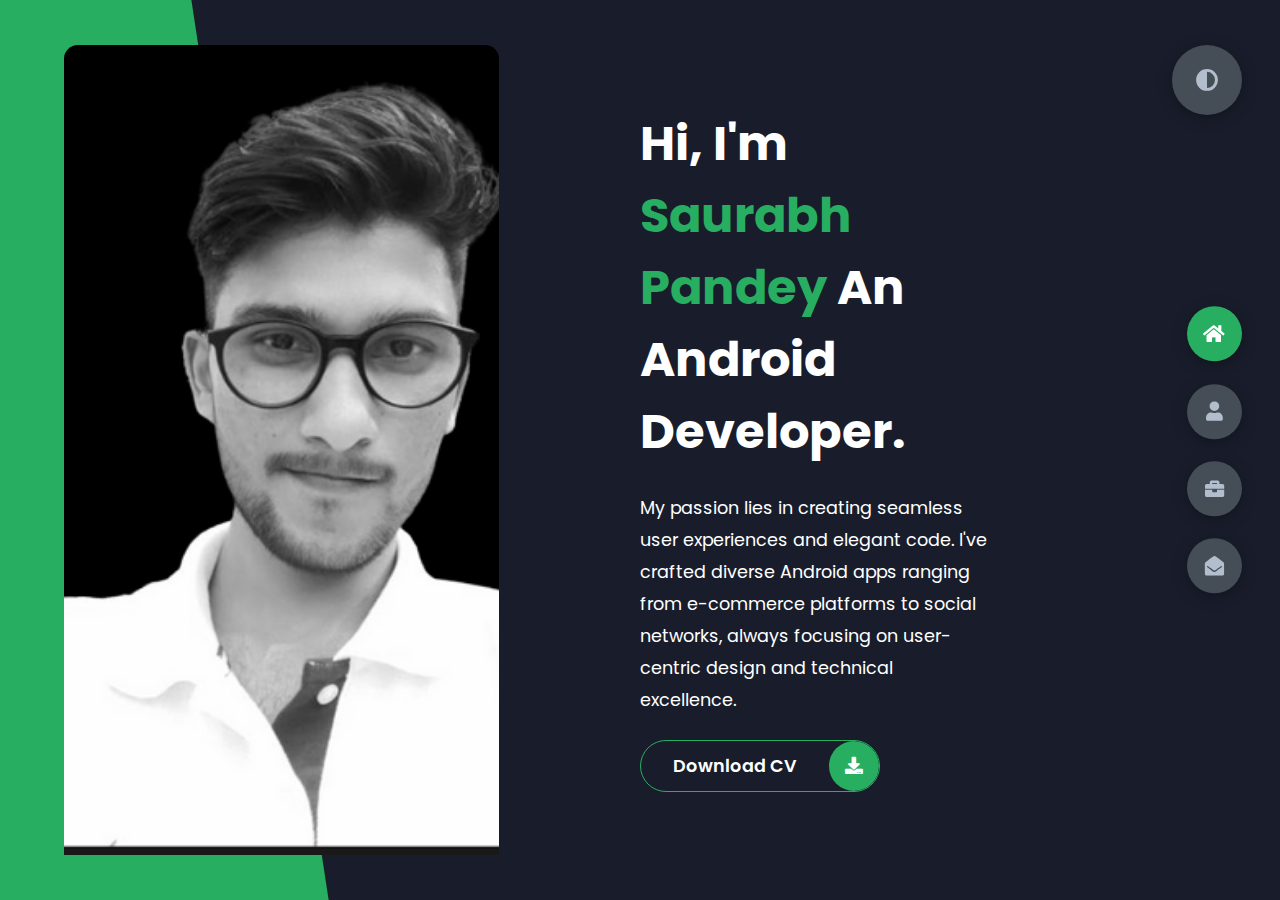
<file: index.html>
<!DOCTYPE html>
<html lang="en">
<head>
    <meta charset="UTF-8">
    <meta http-equiv="X-UA-Compatible" content="IE=edge">
    <meta name="viewport" content="width=device-width, initial-scale=1.0">
    <title>Saurabh Pandey</title>
    <link rel="stylesheet" href="styles/styles.css">
    <link rel="preconnect" href="https://fonts.googleapis.com">
    <link rel="preconnect" href="https://fonts.gstatic.com" crossorigin>
    <link rel="stylesheet" href="https://cdnjs.cloudflare.com/ajax/libs/font-awesome/5.15.4/css/all.min.css"
          integrity="sha512-1ycn6IcaQQ40/MKBW2W4Rhis/DbILU74C1vSrLJxCq57o941Ym01SwNsOMqvEBFlcgUa6xLiPY/NS5R+E6ztJQ=="
          crossorigin="anonymous" referrerpolicy="no-referrer"/>
    <link href="https://fonts.googleapis.com/css2?family=Poppins:wght@400;500;600;700;800&display=swap"
          rel="stylesheet">
</head>
<body class="main-content">
<header class="container header active" id="home">
    <div class="header-content">
        <div class="left-header">
            <div class="h-shape"></div>
            <div class="image">
                <img src="img/profile_pic_portfolio.png" alt="">
            </div>
        </div>
        <div class="right-header">
            <h1 class="name">
                Hi, I'm <span>Saurabh Pandey</span>
                An Android Developer.
            </h1>
            <p>
                My passion lies in creating seamless user experiences and elegant code. I've crafted diverse Android
                apps ranging from e-commerce platforms to social networks, always focusing on user-centric design and
                technical excellence.
            </p>

            <div class="btn-con">
                <a href="img/saurabh_cv.pdf" target=”_blank”  class="main-btn">
                    <span class="btn-text">Download CV</span>
                    <span class="btn-icon"><i class="fas fa-download"></i></span>
                </a>
            </div>
        </div>
    </div>
</header>
<main>
    <section class="container about" id="about">
        <div class="main-title">
            <h2>About <span>me</span><span class="bg-text">my stats</span></h2>
        </div>
        <div class="about-container">
            <div class="left-about">
                <h4>Information About me</h4>
                <p>

                    My professional journey has been marked by a relentless commitment to crafting seamless user
                    experiences and elegant code. With a solid foundation in both front-end UI design and back-end
                    development, I have successfully brought to life a diverse range of Android applications that cater
                    to varying user needs and industries.
                </p>
                <div class="btn-con">
                    <a href="img/saurabh_cv.pdf" target=”_blank” class="main-btn">
                        <span class="btn-text">Download CV</span>
                        <span class="btn-icon"><i class="fas fa-download"></i></span>
                    </a>
                </div>
            </div>
            <div class="right-about">
                <div class="about-item">
                    <div class="abt-text">
                        <p class="large-text">50+</p>
                        <p class="small-text">Projects <br/> Completed</p>
                    </div>
                </div>
                <div class="about-item">
                    <div class="abt-text">
                        <p class="large-text">3+</p>
                        <p class="small-text">Years of <br/> experience</p>
                    </div>
                </div>
                <!-- <div class="about-item">
                    <div class="abt-text">
                        <p class="large-text">30+</p>
                        <p class="small-text">Happy <br /> Clients</p>
                    </div>
                </div> -->
                <!-- <div class="about-item">
                    <div class="abt-text">
                        <p class="large-text">400+</p>
                        <p class="small-text">Customer <br /> reviews</p>
                    </div>
                </div> -->
            </div>
        </div>
        <div class="about-stats">
            <h4 class="stat-title">My Skills</h4>
            <div class="progress-bars">
                <div class="progress-bar">
                    <p class="prog-title">Kotlin</p>
                    <div class="progress-con">
                        <p class="prog-text">80%</p>
                        <div class="progress">
                            <span class="html"></span>
                        </div>
                    </div>
                </div>
                <div class="progress-bar">
                    <p class="prog-title">Java</p>
                    <div class="progress-con">
                        <p class="prog-text">75%</p>
                        <div class="progress">
                            <span class="css"></span>
                        </div>
                    </div>
                </div>
                <div class="progress-bar">
                    <p class="prog-title">HTMl</p>
                    <div class="progress-con">
                        <p class="prog-text">75%</p>
                        <div class="progress">
                            <span class="js"></span>
                        </div>
                    </div>
                </div>
                <div class="progress-bar">
                    <p class="prog-title">Css</p>
                    <div class="progress-con">
                        <p class="prog-text">75%</p>
                        <div class="progress">
                            <span class="react"></span>
                        </div>
                    </div>
                </div>
                <div class="progress-bar">
                    <p class="prog-title">Php</p>
                    <div class="progress-con">
                        <p class="prog-text">57%</p>
                        <div class="progress">
                            <span class="node"></span>
                        </div>
                    </div>
                </div>
                <div class="progress-bar">
                    <p class="prog-title">Laravel</p>
                    <div class="progress-con">
                        <p class="prog-text">50%</p>
                        <div class="progress">
                            <span class="python"></span>
                        </div>
                    </div>
                </div>
            </div>
        </div>
        <h4 class="stat-title">My Timeline</h4>
        <div class="timeline">
            <div class="timeline-item">
                <div class="tl-icon">
                    <i class="fas fa-briefcase"></i>
                </div>
                <p class="tl-duration">2021 - Present</p>
                <h5>Android Developer<span> - Aruvaa Technologies Pvt. Ltd.</span></h5>
                <p>
                    Lorem ipsum dolor sit amet consectetur adipisicing elit. Saepe quasi vero fugit.
                </p>
            </div>
            <div class="timeline-item">
                <div class="tl-icon">
                    <i class="fas fa-briefcase"></i>
                </div>
                <p class="tl-duration">2019 - 2021</p>
                <h5>Software Engineer<span> - Sparsh Innovators Pvt. Ltd.</span></h5>
                <p>
                    Lorem ipsum dolor sit amet consectetur adipisicing elit. Saepe quasi vero fugit.
                </p>
            </div>


        </div>
    </section>
    <section class="container" id="portfolio">
        <div class="main-title">
            <h2>My <span>Portfolio</span><span class="bg-text">My Work</span></h2>
        </div>
        <p class="port-text">
            Here is some of my work that I've done in various programming languages.
        </p>
        <div class="portfolios">
            <div class="portfolio-item">
                <div class="image">
                    <img src="img/shri_mock.png" alt="">
                </div>
                <div class="hover-items">
                    <h3>Project Source</h3>
                    <div class="icons">
                        <a href="https://github.com/h4xor7/Shri" class="icon">
                            <i class="fab fa-github"></i>
                        </a>

                    </div>
                </div>
            </div>
            <div class="portfolio-item">
                <div class="image">
                    <img src="img/sunno_mock.png" alt="">
                </div>
                <div class="hover-items">
                    <h3>Project Source</h3>
                    <div class="icons">
                        <a href="https://github.com/h4xor7/Suno" class="icon">
                            <i class="fab fa-github"></i>
                        </a>

                    </div>
                </div>
            </div>
            <div class="portfolio-item">
                <div class="image">
                    <img src="img/pokepedia.png" alt="">
                </div>
                <div class="hover-items">
                    <h3>Project Source</h3>
                    <div class="icons">
                        <a href="https://github.com/h4xor7/Pokepedia" class="icon">
                            <i class="fab fa-github"></i>
                        </a>

                    </div>
                </div>
            </div>
            <div class="portfolio-item">
                <div class="image">
                    <img src="img/my_ride.png" alt="">
                </div>
                <div class="hover-items">
                    <h3>Project Source</h3>
                    <div class="icons">
                        <a href="https://github.com/h4xor7/my_ride" class="icon">
                            <i class="fab fa-github"></i>
                        </a>

                    </div>
                </div>
            </div>
            <div class="portfolio-item">
                <div class="image">
                    <img src="img/mausmi.png" alt="">
                </div>
                <div class="hover-items">
                    <h3>Project Source</h3>
                    <div class="icons">
                        <a href="https://github.com/h4xor7/Mausmi" class="icon">
                            <i class="fab fa-github"></i>
                        </a>

                    </div>
                </div>
            </div>
            <div class="portfolio-item">
                <div class="image">
                    <img src="img/chatopia.png" alt="">
                </div>
                <div class="hover-items">
                    <h3>Project Source</h3>
                    <div class="icons">
                        <a href="https://github.com/h4xor7/Chatopia" class="icon">
                            <i class="fab fa-github"></i>
                        </a>

                    </div>
                </div>
            </div>
            <div class="portfolio-item">
                <div class="image">
                    <img src="img/port7.jpg" alt="">
                </div>
                <div class="hover-items">
                    <h3>Project Source</h3>
                    <div class="icons">
                        <a href="#" class="icon">
                            <i class="fab fa-github"></i>
                        </a>

                    </div>
                </div>
            </div>
        </div>
    </section>

    <!-- <section class="container" id="blogs">
        <div class="blogs-content">
            <div class="main-title">
                <h2>My <span>Blogs</span><span class="bg-text">My Blogs</span></h2>
            </div>
            <div class="blogs">
                <div class="blog">
                    <img src="img/port6.jpg" alt="">
                    <div class="blog-text">
                        <h4>
                            How to Create Your Own Website
                        </h4>
                        <p>
                            Lorem ipsum dolor sit, amet consectetur adipisicing elit.
                            Doloribus natus voluptas, eos obcaecati recusandae amet?
                        </p>
                    </div>
                </div>
                <div class="blog">
                    <img src="img/blog1.jpg" alt="">
                    <div class="blog-text">
                        <h4>
                            How to Become an Expert in Web Design
                        </h4>
                        <p>
                            Lorem ipsum dolor sit, amet consectetur adipisicing elit.
                            Doloribus natus voluptas, eos obcaecati recusandae amet?
                        </p>
                    </div>
                </div>
                <div class="blog">
                    <img src="img/blog2.jpg" alt="">
                    <div class="blog-text">
                        <h4>
                            Become a Web Designer in 10 Days
                        </h4>
                        <p>
                            Lorem ipsum dolor sit, amet consectetur adipisicing elit.
                            Doloribus natus voluptas, eos obcaecati recusandae amet?
                        </p>
                    </div>
                </div>
                <div class="blog">
                    <img src="img/blog3.jpg" alt="">
                    <div class="blog-text">
                        <h4>
                            Debbuging made easy with Web Inspector
                        </h4>
                        <p>
                            Lorem ipsum dolor sit, amet consectetur adipisicing elit.
                            Doloribus natus voluptas, eos obcaecati recusandae amet?
                        </p>
                    </div>
                </div>
                <div class="blog">
                    <img src="img/port1.jpg" alt="">
                    <div class="blog-text">
                        <h4>
                            Get started with Web Design and UI Design
                        </h4>
                        <p>
                            Lorem ipsum dolor sit, amet consectetur adipisicing elit.
                            Doloribus natus voluptas, eos obcaecati recusandae amet?
                        </p>
                    </div>
                </div>
                <div class="blog">
                    <img src="img/port3.jpg" alt="">
                    <div class="blog-text">
                        <h4>
                            This is what you need to know about Web Design
                        </h4>
                        <p>
                            Lorem ipsum dolor sit, amet consectetur adipisicing elit.
                            Doloribus natus voluptas, eos obcaecati recusandae amet?
                        </p>
                    </div>
                </div>
            </div>
        </div>
    </section>
-->


    <section class="container contact" id="contact">
        <div class="contact-container">
            <div class="main-title">
                <h2>Contact <span>Me</span><span class="bg-text">Contact</span></h2>
            </div>
            <div class="contact-content-con">
                <div class="left-contact">
                    <h4>Contact me here</h4>
                    <p>
                        Feel free to reach out if you have any questions, ideas, or collaboration opportunities. I'm
                        always eager to connect!
                    </p>
                    <div class="contact-info">
                        <div class="contact-item">
                            <div class="icon">
                                <i class="fas fa-map-marker-alt"></i>
                                <span>Location</span>
                            </div>
                            <p>
                                : Jamshedpur, Jharkhand , India
                            </p>
                        </div>
                        <div class="contact-item">
                            <div class="icon">
                                <i class="fas fa-envelope"></i>
                                <span>Email</span>
                            </div>
                            <p>
                                <span>: saurabhpandey436@gmail.com</span>
                            </p>
                        </div>
                        <div class="contact-item">
                            <div class="icon">
                                <i class="fas fa-user-graduate"></i>
                                <span>Education</span>
                            </div>
                            <p>
                                <span>: IPS College of Technology & Management, Gwalior </span>
                            </p>
                        </div>
                        <!-- <div class="contact-item">
                            <div class="icon">
                                <i class="fas fa-phone-alt"></i>
                                <span>Phone Number</span>
                            </div>
                            <p>
                                <span>: 6201245737</span>
                            </p>
                        </div> -->
                        <div class="contact-item">
                            <div class="icon">
                                <i class="fas fa-globe-africa"></i>
                                <span>Languages</span>
                            </div>
                            <p>
                                <span>: Hindi, English</span>
                            </p>
                        </div>
                    </div>
                    <div class="contact-icons">
                        <div class="contact-icon">
                            <a href="https://www.linkedin.com/in/saurabh-pandey-639255128/" target="_blank">
                                <i class="fab fa-linkedin"></i>
                            </a>
                            <a href="https://twitter.com/PandeySws" target="_blank">
                                <i class="fab fa-twitter"></i>
                            </a>
                            <a href="https://github.com/h4xor7" target="_blank">
                                <i class="fab fa-github"></i>
                            </a>
                            <!-- <a href="#" target="_blank">
                                <i class="fab fa-youtube"></i>
                            </a> -->
                        </div>
                    </div>
                </div>
                <!-- <div class="right-contact">
                    <form action="" class="contact-form">
                        <div class="input-control i-c-2">
                            <input type="text" required placeholder="YOUR NAME">
                            <input type="email" required placeholder="YOUR EMAIL">
                        </div>
                        <div class="input-control">
                            <input type="text" required placeholder="ENTER SUBJECT">
                        </div>
                        <div class="input-control">
                            <textarea name="" id="" cols="15" rows="8" placeholder="Message Here..."></textarea>
                        </div>
                        <div class="submit-btn">
                            <a href="#" class="main-btn">
                                <span class="btn-text">Download CV</span>
                                <span class="btn-icon"><i class="fas fa-download"></i></span>
                            </a>
                        </div>
                    </form>
                </div> -->
            </div>
        </div>
    </section>
</main>

<div class="controls">
    <div class="control active-btn" data-id="home">
        <i class="fas fa-home"></i>
    </div>
    <div class="control" data-id="about">
        <i class="fas fa-user"></i>
    </div>
    <div class="control" data-id="portfolio">
        <i class="fas fa-briefcase"></i>
    </div>

    <div class="control" data-id="contact">
        <i class="fas fa-envelope-open"></i>
    </div>
</div>
<div class="theme-btn">
    <i class="fas fa-adjust"></i>
</div>
<script src="app.js"></script>
</body>
</html>
</file>
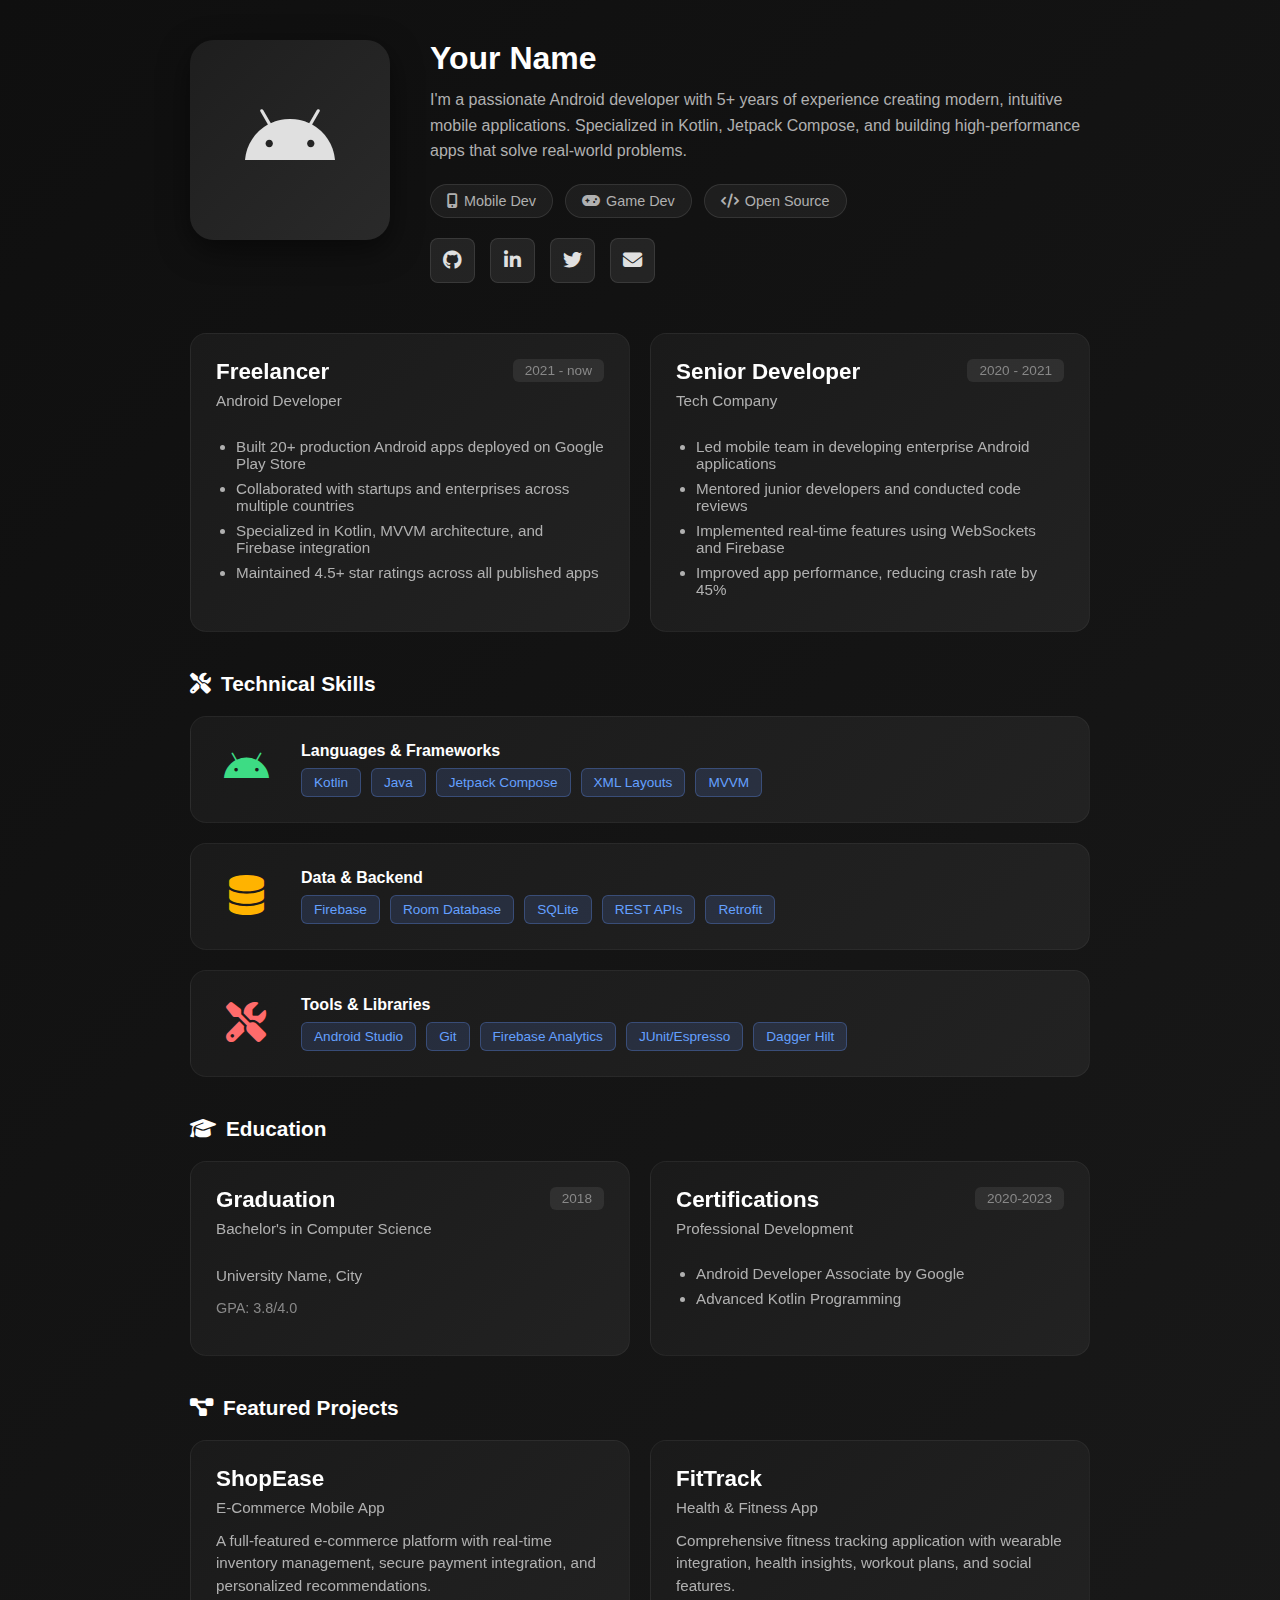
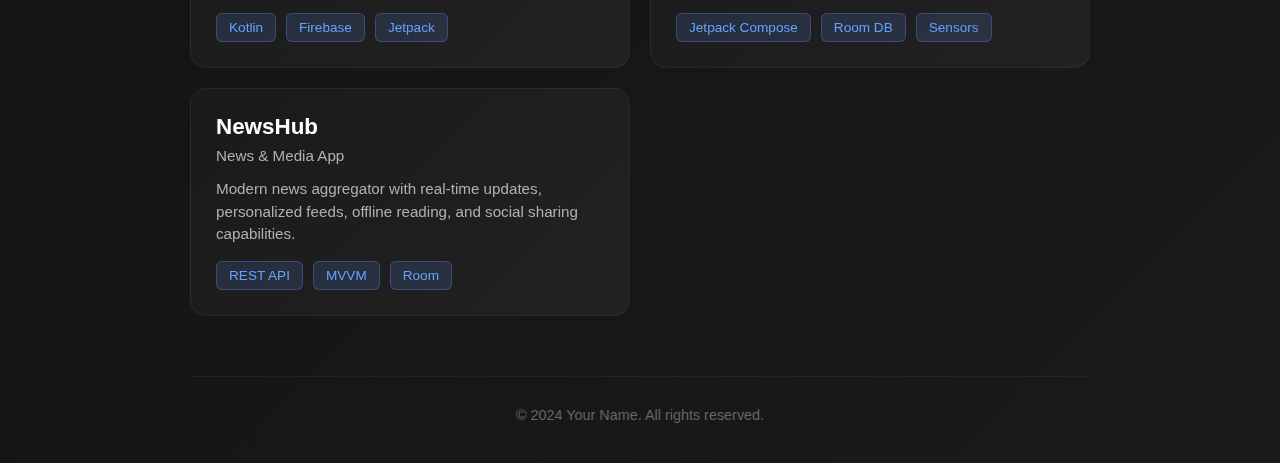
<file: black_folio.html>
<!DOCTYPE html>
<html lang="en">
<head>
    <meta charset="UTF-8">
    <meta name="viewport" content="width=device-width, initial-scale=1.0">
    <title>Android Developer Portfolio</title>
    <link rel="stylesheet" href="https://cdnjs.cloudflare.com/ajax/libs/font-awesome/6.4.0/css/all.min.css">
    <style>
        * {
            margin: 0;
            padding: 0;
            box-sizing: border-box;
        }

        body {
            font-family: -apple-system, BlinkMacSystemFont, 'Segoe UI', Roboto, 'Helvetica Neue', sans-serif;
            background: linear-gradient(135deg, #0f0f0f 0%, #1a1a1a 100%);
            color: #e0e0e0;
            min-height: 100vh;
            padding: 40px 20px;
        }

        .container {
            max-width: 900px;
            margin: 0 auto;
        }

        /* Profile Section */
        .profile-section {
            display: grid;
            grid-template-columns: 200px 1fr;
            gap: 40px;
            margin-bottom: 50px;
            align-items: start;
        }

        .profile-image {
            width: 200px;
            height: 200px;
            border-radius: 24px;
            background: linear-gradient(135deg, #1e1e1e, #2a2a2a);
            display: flex;
            align-items: center;
            justify-content: center;
            font-size: 80px;
            box-shadow: 0 10px 30px rgba(0, 0, 0, 0.5);
        }

        .profile-content h1 {
            font-size: 2rem;
            margin-bottom: 10px;
            color: #fff;
        }

        .profile-content p {
            font-size: 1rem;
            line-height: 1.6;
            color: #b0b0b0;
            margin-bottom: 20px;
        }

        .interests {
            display: flex;
            flex-wrap: wrap;
            gap: 12px;
        }

        .interest-tag {
            background: rgba(255, 255, 255, 0.05);
            border: 1px solid rgba(255, 255, 255, 0.1);
            padding: 8px 16px;
            border-radius: 20px;
            font-size: 0.9rem;
            color: #b0b0b0;
            display: flex;
            align-items: center;
            gap: 6px;
        }

        /* Card Section */
        .cards-grid {
            display: grid;
            grid-template-columns: repeat(auto-fit, minmax(300px, 1fr));
            gap: 20px;
            margin-bottom: 30px;
        }

        .card {
            background: linear-gradient(135deg, #1a1a1a 0%, #222222 100%);
            border: 1px solid rgba(255, 255, 255, 0.05);
            border-radius: 16px;
            padding: 25px;
            backdrop-filter: blur(10px);
            transition: all 0.3s ease;
        }

        .card:hover {
            border-color: rgba(255, 255, 255, 0.15);
            box-shadow: 0 8px 32px rgba(255, 255, 255, 0.1);
            transform: translateY(-5px);
        }

        .card-header {
            display: flex;
            justify-content: space-between;
            align-items: flex-start;
            margin-bottom: 15px;
        }

        .card h3 {
            font-size: 1.4rem;
            color: #fff;
            margin-bottom: 5px;
        }

        .card-subtitle {
            color: #888;
            font-size: 0.95rem;
            margin-bottom: 15px;
        }

        .date-badge {
            background: rgba(255, 255, 255, 0.08);
            padding: 4px 12px;
            border-radius: 6px;
            font-size: 0.85rem;
            color: #888;
        }

        .card p {
            color: #b0b0b0;
            margin-bottom: 10px;
            font-size: 0.95rem;
            line-height: 1.5;
        }

        .card ul {
            margin-left: 20px;
            color: #b0b0b0;
            font-size: 0.95rem;
        }

        .card ul li {
            margin-bottom: 8px;
        }

        /* Horizontal Card */
        .horizontal-card {
            background: linear-gradient(135deg, #1a1a1a 0%, #222222 100%);
            border: 1px solid rgba(255, 255, 255, 0.05);
            border-radius: 16px;
            padding: 25px;
            margin-bottom: 20px;
            display: flex;
            align-items: center;
            gap: 25px;
            transition: all 0.3s ease;
        }

        .horizontal-card:hover {
            border-color: rgba(255, 255, 255, 0.15);
        }

        .card-icon {
            font-size: 2.5rem;
            min-width: 60px;
            text-align: center;
        }

        .card-content {
            flex: 1;
        }

        .card-content h4 {
            color: #fff;
            margin-bottom: 8px;
        }

        .badge-group {
            display: flex;
            flex-wrap: wrap;
            gap: 10px;
        }

        .badge {
            background: rgba(100, 150, 255, 0.15);
            color: #64a0ff;
            padding: 6px 12px;
            border-radius: 6px;
            font-size: 0.85rem;
            border: 1px solid rgba(100, 150, 255, 0.3);
        }

        /* Section Title */
        .section-title {
            font-size: 1.3rem;
            color: #fff;
            margin: 40px 0 20px 0;
            font-weight: 600;
            display: flex;
            align-items: center;
            gap: 10px;
        }

        /* Social Links */
        .social-links {
            display: flex;
            gap: 15px;
            margin-top: 20px;
        }

        .social-links a {
            width: 45px;
            height: 45px;
            border-radius: 8px;
            background: rgba(255, 255, 255, 0.08);
            border: 1px solid rgba(255, 255, 255, 0.1);
            display: flex;
            align-items: center;
            justify-content: center;
            color: #e0e0e0;
            font-size: 1.2rem;
            transition: all 0.3s ease;
            text-decoration: none;
        }

        .social-links a:hover {
            background: rgba(100, 150, 255, 0.2);
            border-color: rgba(100, 150, 255, 0.4);
            color: #64a0ff;
            transform: translateY(-3px);
        }

        /* Footer */
        footer {
            text-align: center;
            color: #666;
            font-size: 0.9rem;
            margin-top: 60px;
            padding-top: 30px;
            border-top: 1px solid rgba(255, 255, 255, 0.05);
        }

        @media (max-width: 768px) {
            .profile-section {
                grid-template-columns: 1fr;
                text-align: center;
            }

            .profile-image {
                width: 150px;
                height: 150px;
                margin: 0 auto;
                font-size: 60px;
            }

            .cards-grid {
                grid-template-columns: 1fr;
            }

            .horizontal-card {
                flex-direction: column;
                text-align: center;
            }
        }
    </style>
</head>
<body>
    <div class="container">
        <!-- Profile Section -->
        <div class="profile-section">
            <div class="profile-image">
                <i class="fab fa-android"></i>
            </div>
            <div class="profile-content">
                <h1>Your Name</h1>
                <p>I'm a passionate Android developer with 5+ years of experience creating modern, intuitive mobile applications. Specialized in Kotlin, Jetpack Compose, and building high-performance apps that solve real-world problems.</p>
                
                <div class="interests">
                    <span class="interest-tag"><i class="fas fa-mobile-alt"></i> Mobile Dev</span>
                    <span class="interest-tag"><i class="fas fa-gamepad"></i> Game Dev</span>
                    <span class="interest-tag"><i class="fas fa-code"></i> Open Source</span>
                </div>

                <div class="social-links">
                    <a href="#" title="GitHub"><i class="fab fa-github"></i></a>
                    <a href="#" title="LinkedIn"><i class="fab fa-linkedin-in"></i></a>
                    <a href="#" title="Twitter"><i class="fab fa-twitter"></i></a>
                    <a href="#" title="Email"><i class="fas fa-envelope"></i></a>
                </div>
            </div>
        </div>

        <!-- Experience & Education -->
        <div class="cards-grid">
            <!-- Experience -->
            <div class="card">
                <div class="card-header">
                    <div>
                        <h3>Freelancer</h3>
                        <p class="card-subtitle">Android Developer</p>
                    </div>
                    <span class="date-badge">2021 - now</span>
                </div>
                <ul>
                    <li>Built 20+ production Android apps deployed on Google Play Store</li>
                    <li>Collaborated with startups and enterprises across multiple countries</li>
                    <li>Specialized in Kotlin, MVVM architecture, and Firebase integration</li>
                    <li>Maintained 4.5+ star ratings across all published apps</li>
                </ul>
            </div>

            <!-- Previous Experience -->
            <div class="card">
                <div class="card-header">
                    <div>
                        <h3>Senior Developer</h3>
                        <p class="card-subtitle">Tech Company</p>
                    </div>
                    <span class="date-badge">2020 - 2021</span>
                </div>
                <ul>
                    <li>Led mobile team in developing enterprise Android applications</li>
                    <li>Mentored junior developers and conducted code reviews</li>
                    <li>Implemented real-time features using WebSockets and Firebase</li>
                    <li>Improved app performance, reducing crash rate by 45%</li>
                </ul>
            </div>
        </div>

        <!-- Skills Section -->
        <h2 class="section-title"><i class="fas fa-tools"></i> Technical Skills</h2>
        
        <div class="horizontal-card">
            <div class="card-icon">
                <i class="fab fa-android" style="color: #3DDC84;"></i>
            </div>
            <div class="card-content">
                <h4>Languages & Frameworks</h4>
                <div class="badge-group">
                    <span class="badge">Kotlin</span>
                    <span class="badge">Java</span>
                    <span class="badge">Jetpack Compose</span>
                    <span class="badge">XML Layouts</span>
                    <span class="badge">MVVM</span>
                </div>
            </div>
        </div>

        <div class="horizontal-card">
            <div class="card-icon">
                <i class="fas fa-database" style="color: #FFB300;"></i>
            </div>
            <div class="card-content">
                <h4>Data & Backend</h4>
                <div class="badge-group">
                    <span class="badge">Firebase</span>
                    <span class="badge">Room Database</span>
                    <span class="badge">SQLite</span>
                    <span class="badge">REST APIs</span>
                    <span class="badge">Retrofit</span>
                </div>
            </div>
        </div>

        <div class="horizontal-card">
            <div class="card-icon">
                <i class="fas fa-tools" style="color: #FF6B6B;"></i>
            </div>
            <div class="card-content">
                <h4>Tools & Libraries</h4>
                <div class="badge-group">
                    <span class="badge">Android Studio</span>
                    <span class="badge">Git</span>
                    <span class="badge">Firebase Analytics</span>
                    <span class="badge">JUnit/Espresso</span>
                    <span class="badge">Dagger Hilt</span>
                </div>
            </div>
        </div>

        <!-- Education -->
        <h2 class="section-title"><i class="fas fa-graduation-cap"></i> Education</h2>
        
        <div class="cards-grid">
            <div class="card">
                <div class="card-header">
                    <div>
                        <h3>Graduation</h3>
                        <p class="card-subtitle">Bachelor's in Computer Science</p>
                    </div>
                    <span class="date-badge">2018</span>
                </div>
                <p>University Name, City</p>
                <p style="color: #888; font-size: 0.9rem;">GPA: 3.8/4.0</p>
            </div>

            <div class="card">
                <div class="card-header">
                    <div>
                        <h3>Certifications</h3>
                        <p class="card-subtitle">Professional Development</p>
                    </div>
                    <span class="date-badge">2020-2023</span>
                </div>
                <ul>
                    <li>Android Developer Associate by Google</li>
                    <li>Advanced Kotlin Programming</li>
                </ul>
            </div>
        </div>

        <!-- Featured Projects -->
        <h2 class="section-title"><i class="fas fa-project-diagram"></i> Featured Projects</h2>
        
        <div class="cards-grid">
            <div class="card">
                <h3>ShopEase</h3>
                <p class="card-subtitle">E-Commerce Mobile App</p>
                <p>A full-featured e-commerce platform with real-time inventory management, secure payment integration, and personalized recommendations.</p>
                <div class="badge-group" style="margin-top: 15px;">
                    <span class="badge">Kotlin</span>
                    <span class="badge">Firebase</span>
                    <span class="badge">Jetpack</span>
                </div>
            </div>

            <div class="card">
                <h3>FitTrack</h3>
                <p class="card-subtitle">Health & Fitness App</p>
                <p>Comprehensive fitness tracking application with wearable integration, health insights, workout plans, and social features.</p>
                <div class="badge-group" style="margin-top: 15px;">
                    <span class="badge">Jetpack Compose</span>
                    <span class="badge">Room DB</span>
                    <span class="badge">Sensors</span>
                </div>
            </div>

            <div class="card">
                <h3>NewsHub</h3>
                <p class="card-subtitle">News & Media App</p>
                <p>Modern news aggregator with real-time updates, personalized feeds, offline reading, and social sharing capabilities.</p>
                <div class="badge-group" style="margin-top: 15px;">
                    <span class="badge">REST API</span>
                    <span class="badge">MVVM</span>
                    <span class="badge">Room</span>
                </div>
            </div>
        </div>

        <!-- Footer -->
        <footer>
            <p>© 2024 Your Name. All rights reserved.</p>
        </footer>
    </div>
</body>
</html>
</file>
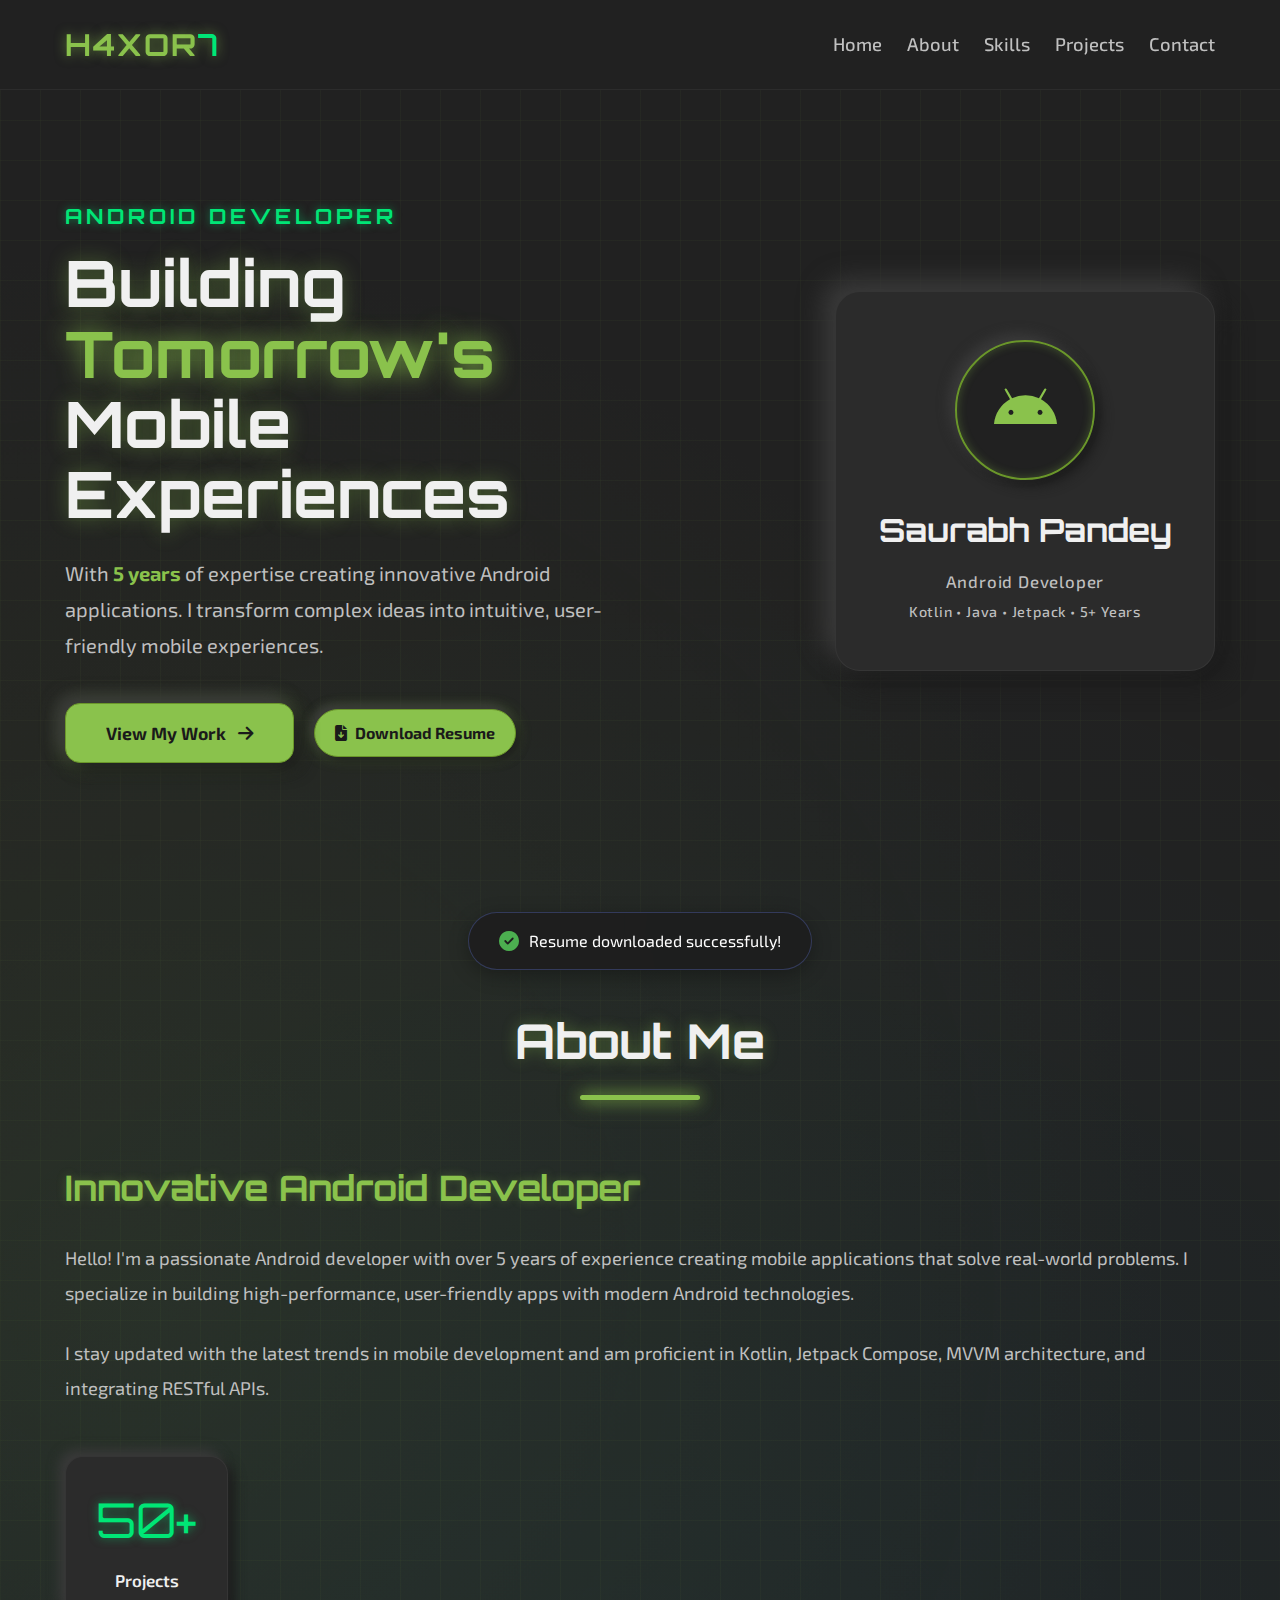
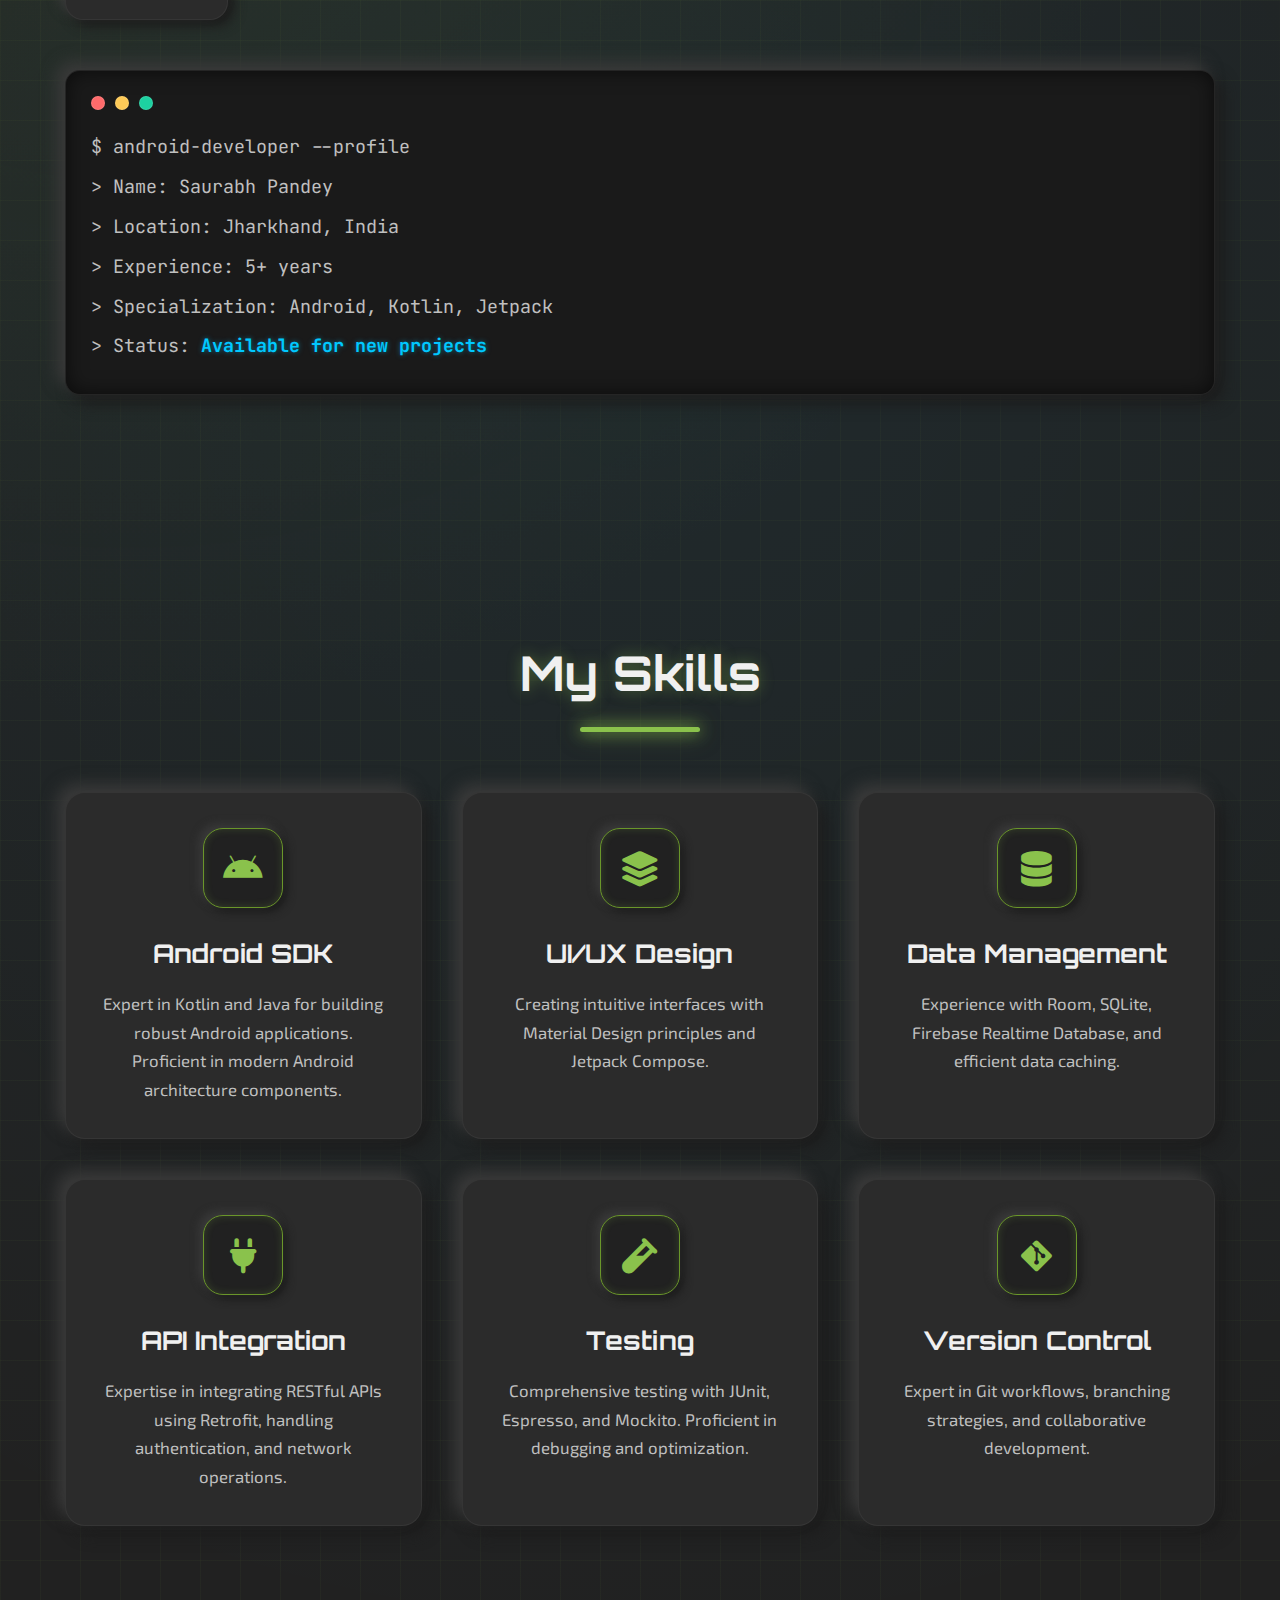
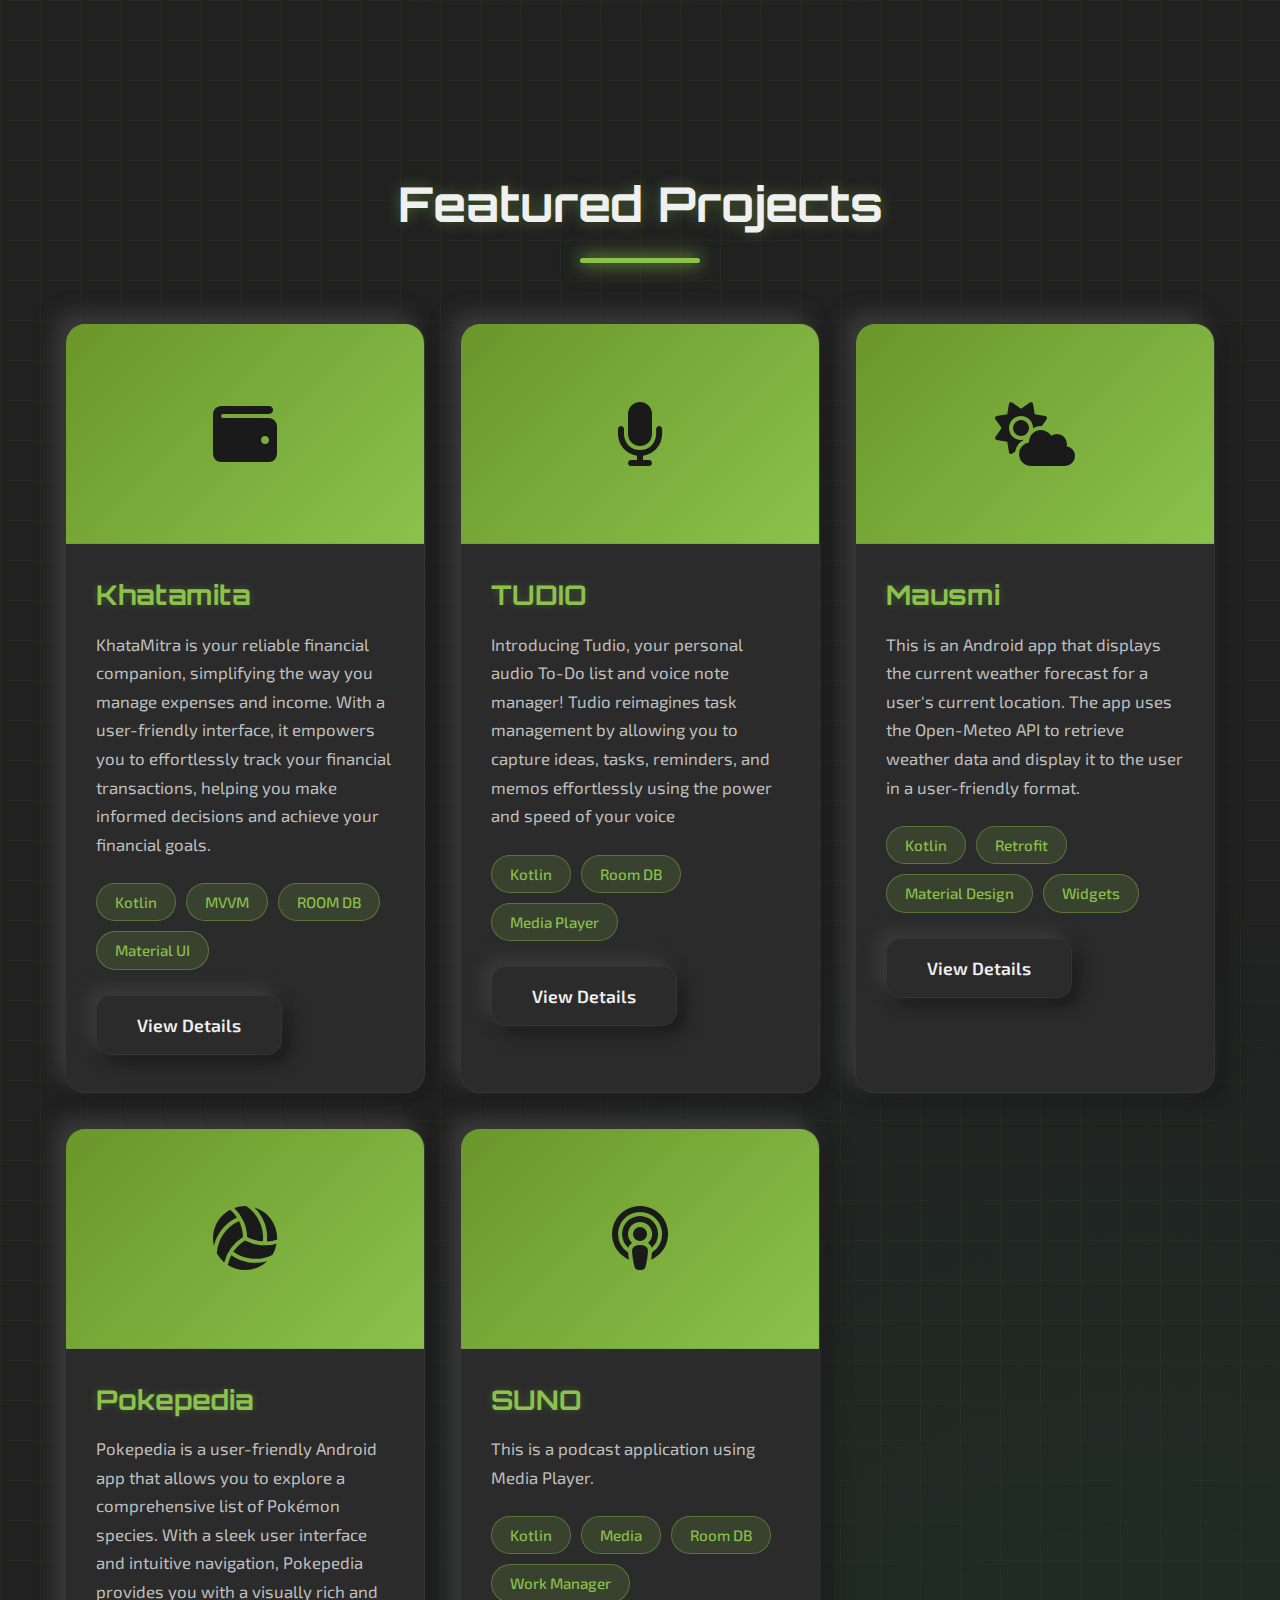
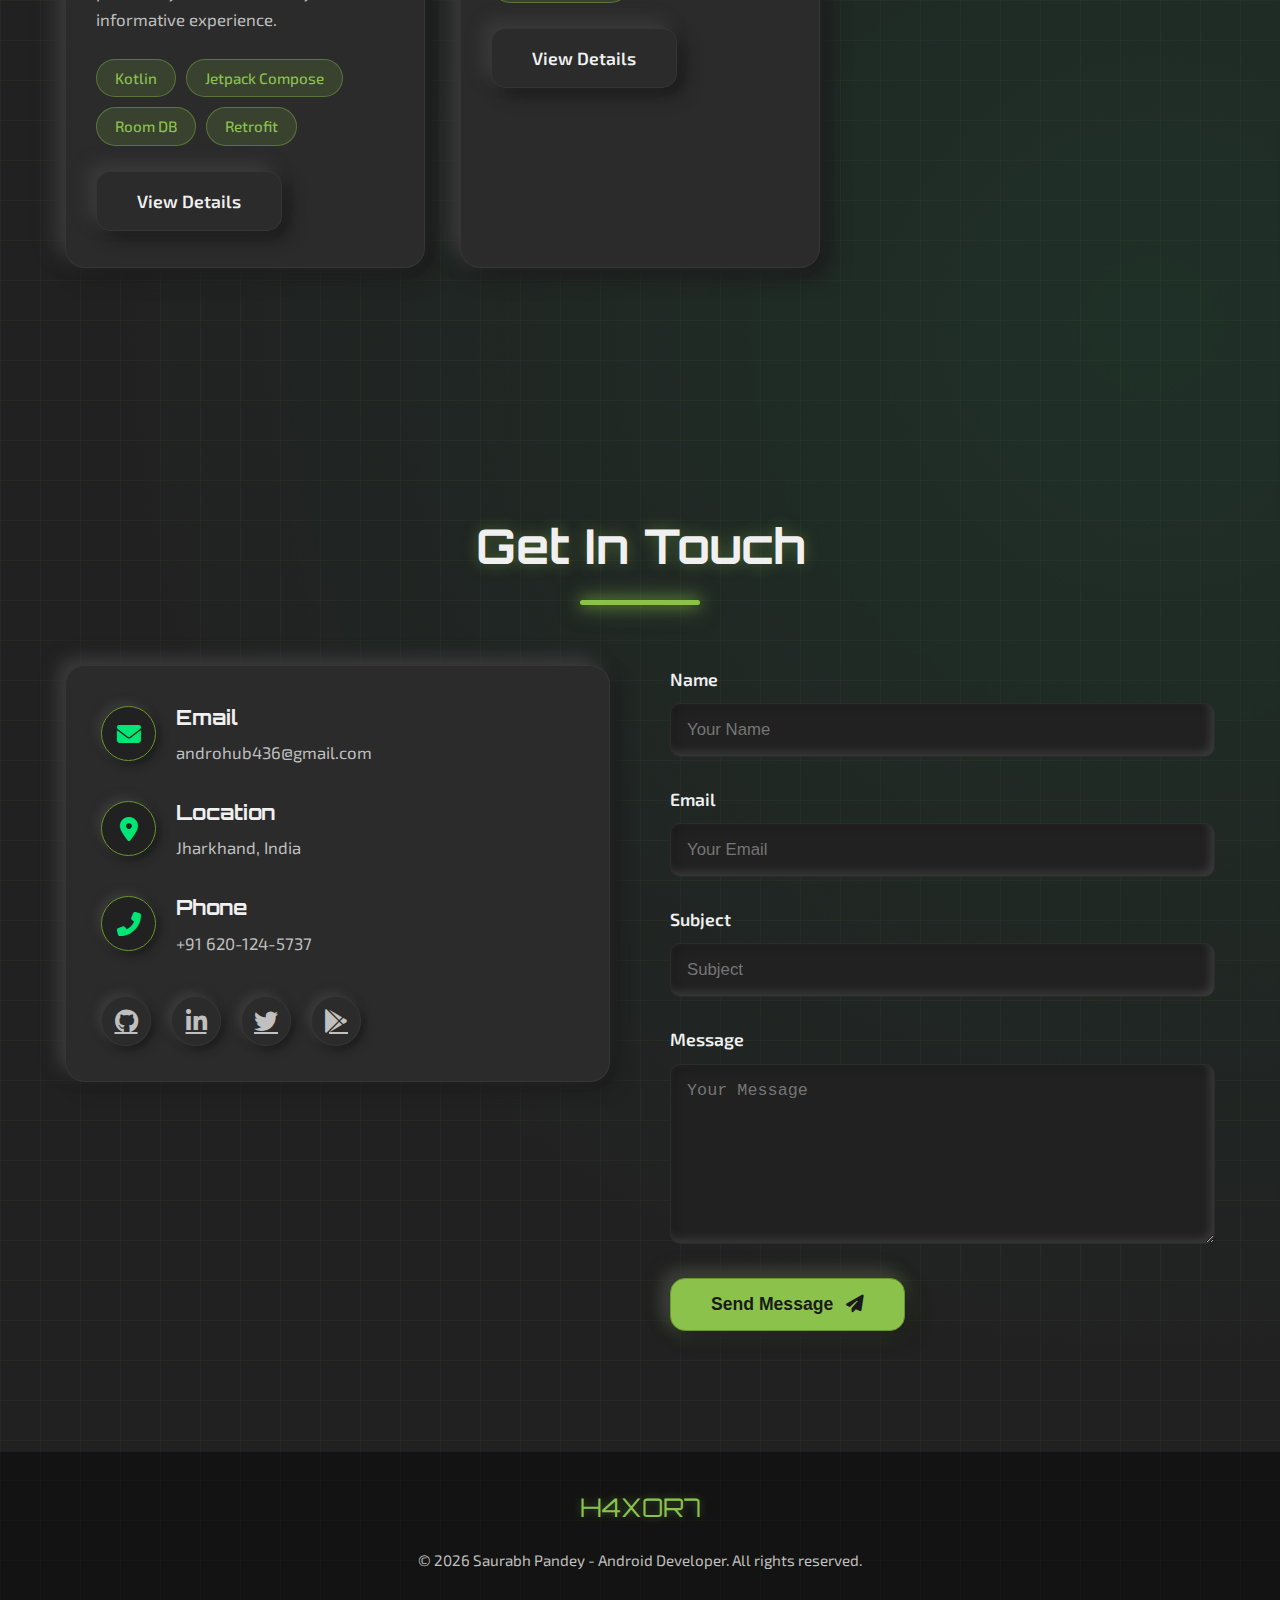
<file: index_neu_morph.html>
<!DOCTYPE html>
<html lang="en">
<head>
    <meta charset="UTF-8">
    <meta name="viewport" content="width=device-width, initial-scale=1.0">
    <title>Android Developer | Retro-Futuristic Portfolio</title>
    <link rel="stylesheet" href="https://cdnjs.cloudflare.com/ajax/libs/font-awesome/6.4.0/css/all.min.css">
    <link href="https://fonts.googleapis.com/css2?family=Orbitron:wght@400;500;700&family=Exo+2:wght@300;400;600&family=JetBrains+Mono:wght@400;700&display=swap" rel="stylesheet">
    <style>
        /* Global Variables - Refined for better neumorphism and visual pop */
        :root {
            --primary: #8ac24c; /* Softer Android green */
            --primary-dark: #6a962a; /* Darker green */
            --secondary: #1a1a1a; /* Almost black */
            --bg: #212121; /* Slightly lighter base background for depth */
            --surface: #2b2b2b; /* Background for neumorphic elements */
            --neumorphic-light: #3a3a3a; /* Lighter shadow for top/left */
            --neumorphic-dark: #1c1c1c; /* Darker shadow for bottom/right */
            --text: #f0f0f0; /* Main text color */
            --text-secondary: #c0c0c0; /* Secondary text color */
            --accent: #00e676; /* Vibrant lime green for highlights/pop */
            --retro-blue: #00c8ff; /* Slightly brighter blue for commands */
            --border-subtle: rgba(255, 255, 255, 0.05); /* Very subtle light border */
            --red-alert: #FF5C5C; /* For error messages */
        }

        /* Basic Resets */
        * {
            margin: 0;
            padding: 0;
            box-sizing: border-box;
        }

        /* Body & Global Typography */
        body {
            font-family: 'Exo 2', sans-serif;
            background: var(--bg);
            color: var(--text);
            min-height: 100vh;
            overflow-x: hidden;
            position: relative;
            line-height: 1.6;
        }

        /* Background Effects - Subtle Gradients & Grid */
        body::before {
            content: "";
            position: absolute;
            top: 0;
            left: 0;
            width: 100%;
            height: 100%;
            background: 
                radial-gradient(circle at 10% 20%, rgba(138, 194, 76, 0.08) 0%, transparent 20%), /* Primary green glow */
                radial-gradient(circle at 90% 80%, rgba(0, 230, 118, 0.08) 0%, transparent 20%), /* Accent green glow */
                radial-gradient(circle at 50% 30%, rgba(0, 200, 255, 0.05) 0%, transparent 30%); /* Retro blue subtle glow */
            pointer-events: none;
            z-index: -1;
        }

        .grid-pattern {
            position: absolute;
            top: 0;
            left: 0;
            width: 100%;
            height: 100%;
            background-image: 
                linear-gradient(rgba(138, 194, 76, 0.04) 1px, transparent 1px),
                linear-gradient(90deg, rgba(138, 194, 76, 0.04) 1px, transparent 1px);
            background-size: 40px 40px;
            z-index: -1;
        }

        .container {
            max-width: 1200px;
            margin: 0 auto;
            padding: 0 25px; /* Slightly more padding */
        }

        /* Resume Download Button */
        .btn-resume {
            background: var(--primary);
            color: var(--secondary);
            font-weight: 700;
            padding: 10px 20px;
            border-radius: 25px;
            text-decoration: none;
            display: inline-flex;
            align-items: center;
            gap: 8px;
            transition: all 0.3s ease;
            border: 1px solid var(--primary-dark);
            box-shadow: 
                -4px -4px 8px var(--neumorphic-light),
                4px 4px 8px var(--neumorphic-dark),
                0 0 15px rgba(138, 194, 76, 0.4);
            position: relative;
            overflow: hidden;
        }

        .btn-resume:hover {
            background: var(--primary-dark);
            box-shadow: 
                -2px -2px 4px var(--neumorphic-light),
                2px 2px 4px var(--neumorphic-dark),
                0 0 20px rgba(138, 194, 76, 0.6);
            transform: translateY(-2px);
        }

        .btn-resume i {
            transition: transform 0.3s ease;
        }

        .btn-resume:hover i {
            transform: translateX(3px);
        }

        /* Header Styles */
        header {
            padding: 20px 0;
            position: fixed;
            width: 100%;
            top: 0;
            z-index: 1000;
            backdrop-filter: blur(15px); /* Increased blur */
            background: rgba(33, 33, 33, 0.9); /* Matches new --bg */
            border-bottom: 1px solid var(--border-subtle); /* Subtle border */
            transition: background 0.3s ease, box-shadow 0.3s ease;
        }

        .header-container {
            display: flex;
            justify-content: space-between;
            align-items: center;
        }

        .logo {
            font-family: 'Orbitron', sans-serif;
            font-size: 1.9rem; /* Slightly larger */
            font-weight: 700;
            color: var(--primary);
            text-transform: uppercase;
            letter-spacing: 2px;
            text-shadow: 0 0 12px rgba(138, 194, 76, 0.6); /* Stronger glow */
        }

        .logo span {
            color: var(--accent); /* Accent color for the 'OS' */
        }

        .nav-links {
            display: flex;
            list-style: none;
            align-items: center;
            gap: 25px;
        }

        .nav-links a {
            color: var(--text-secondary); /* Softer initial color */
            text-decoration: none;
            font-weight: 500;
            font-size: 1.15rem; /* Slightly larger */
            transition: all 0.3s ease;
            position: relative;
            padding: 5px 0;
        }

        .nav-links a::after {
            content: '';
            position: absolute;
            bottom: 0;
            left: 0;
            width: 0;
            height: 3px; /* Thicker underline */
            background: var(--primary);
            box-shadow: 0 0 8px var(--primary); /* Glow effect for underline */
            transition: width 0.3s ease;
        }

        .nav-links a:hover::after {
            width: 100%;
        }

        .nav-links a:hover {
            color: var(--primary);
            text-shadow: 0 0 5px rgba(138, 194, 76, 0.5); /* Subtle text shadow on hover */
        }

        /* Hero Section */
        .hero {
            padding: 200px 0 120px; /* More vertical space */
            position: relative;
            overflow: hidden;
        }

        .hero-content {
            display: flex;
            align-items: center;
            justify-content: space-between;
        }

        .hero-text {
            flex: 1;
            max-width: 650px; /* Slightly wider */
        }

        .hero-text h4 {
            font-family: 'Orbitron', sans-serif;
            font-size: 1.3rem;
            color: var(--accent); /* Use accent for the role */
            margin-bottom: 15px;
            letter-spacing: 4px; /* More spacing */
            text-shadow: 0 0 8px rgba(0, 230, 118, 0.5);
        }

        .hero-text h1 {
            font-family: 'Orbitron', sans-serif;
            font-size: 4rem; /* Larger heading */
            margin-bottom: 25px;
            line-height: 1.1;
            color: var(--text);
            text-shadow: 0 0 20px rgba(138, 194, 76, 0.4);
        }

        .hero-text h1 span {
            color: var(--primary);
            text-shadow: 0 0 25px rgba(138, 194, 76, 0.8); /* Stronger glow for primary word */
        }

        .hero-text p {
            font-size: 1.25rem; /* Larger paragraph */
            margin-bottom: 40px;
            line-height: 1.8;
            max-width: 550px;
            color: var(--text-secondary);
        }

        .hero-cta {
            display: flex;
            gap: 20px;
            align-items: center;
        }

        .highlight {
            color: var(--primary);
            font-weight: 700;
        }

        /* General Button Style */
        .btn {
            display: inline-block;
            padding: 15px 40px; /* Larger padding */
            background: var(--surface);
            color: var(--text);
            text-decoration: none;
            border-radius: 15px; /* More rounded */
            font-weight: 600;
            font-size: 1.1rem;
            transition: all 0.3s ease;
            border: 1px solid var(--border-subtle); /* Subtle border for definition */
            cursor: pointer;
            position: relative;
            overflow: hidden;
            z-index: 1;
            /* Refined Neumorphic effect */
            box-shadow: 
                -8px -8px 16px var(--neumorphic-light),
                8px 8px 16px var(--neumorphic-dark);
        }

        .btn:hover {
            box-shadow: 
                -4px -4px 8px var(--neumorphic-light),
                4px 4px 8px var(--neumorphic-dark);
            transform: translateY(1px); /* Slight press effect */
            background: var(--bg); /* Darker background on hover */
        }

        /* Primary Button Style */
        .btn-primary {
            background: var(--primary);
            color: var(--secondary); /* Dark text on primary button */
            font-weight: 700;
            border-color: var(--primary-dark); /* Darker border for primary */
            box-shadow: 
                -8px -8px 16px var(--neumorphic-light),
                8px 8px 16px var(--neumorphic-dark),
                0 0 20px rgba(138, 194, 76, 0.4); /* Stronger glow */
        }

        .btn-primary:hover {
            background: var(--primary-dark); /* Darker primary on hover */
            box-shadow: 
                -4px -4px 8px var(--neumorphic-light),
                4px 4px 8px var(--neumorphic-dark),
                0 0 25px rgba(138, 194, 76, 0.6); /* Even stronger glow */
            transform: translateY(1px);
        }
        
        .btn i {
            margin-left: 8px;
            transition: transform 0.3s ease;
        }

        .btn:hover i {
            transform: translateX(5px);
        }

        .hero-image {
            flex: 1;
            display: flex;
            justify-content: flex-end;
            align-items: center; /* Center vertically */
            perspective: 1000px; /* For 3D effect */
        }

        /* Neumorphic Card - More refined */
        .neumorphic-card {
            background: var(--surface);
            border-radius: 25px; /* More rounded */
            width: 380px; /* Slightly larger */
            height: 380px;
            position: relative;
            overflow: hidden;
            border: 1px solid var(--border-subtle);
            box-shadow: 
                -12px -12px 24px var(--neumorphic-light),
                12px 12px 24px var(--neumorphic-dark);
            display: flex;
            flex-direction: column;
            align-items: center;
            justify-content: center;
            padding: 40px; /* More padding */
            text-align: center;
            transition: all 0.5s ease; /* Smooth transition for hover */
            transform-style: preserve-3d; /* For subtle tilt */
        }

        .neumorphic-card:hover {
            transform: rotateX(5deg) rotateY(-5deg) scale(1.02); /* Subtle 3D tilt on hover */
            box-shadow: 
                -8px -8px 16px var(--neumorphic-light),
                8px 8px 16px var(--neumorphic-dark),
                0 0 30px rgba(138, 194, 76, 0.4);
        }

        .profile-icon {
            width: 140px; /* Larger icon container */
            height: 140px;
            border-radius: 50%;
            background: var(--bg); /* Use bg for icon background */
            display: flex;
            align-items: center;
            justify-content: center;
            margin-bottom: 25px;
            font-size: 3.5rem; /* Larger icon */
            color: var(--primary);
            border: 2px solid var(--primary-dark); /* Stronger border */
            box-shadow: 
                -6px -6px 12px var(--neumorphic-light),
                6px 6px 12px var(--neumorphic-dark),
                inset 0 0 10px rgba(138, 194, 76, 0.3); /* Inner glow */
        }
        
        .profile-icon i {
            animation: pulseGlow 2s infinite alternate; /* Pulsing animation */
        }

        @keyframes pulseGlow {
            from { text-shadow: 0 0 5px var(--primary); }
            to { text-shadow: 0 0 20px var(--primary), 0 0 30px var(--accent); }
        }

        .neumorphic-card h3 {
            font-family: 'Orbitron', sans-serif;
            font-size: 2rem; /* Larger heading */
            margin-bottom: 12px;
            color: var(--text);
        }

        .neumorphic-card p {
            color: var(--text-secondary);
            font-weight: 500; /* Slightly lighter weight */
            letter-spacing: 0.8px;
            font-size: 1.05rem;
        }
        
        .neumorphic-card p:last-child {
            font-size: 0.9rem;
            color: var(--text-secondary);
            margin-top: 5px;
        }

        /* Section Styles */
        section {
            padding: 120px 0; /* Consistent section padding */
        }

        .section-title {
            text-align: center;
            margin-bottom: 80px; /* More space */
            position: relative;
        }

        .section-title h2 {
            font-family: 'Orbitron', sans-serif;
            font-size: 3rem; /* Larger title */
            display: inline-block;
            color: var(--text);
            position: relative;
            z-index: 1;
            text-shadow: 0 0 15px rgba(138, 194, 76, 0.4); /* Stronger glow */
        }

        .section-title h2::after {
            content: '';
            position: absolute;
            bottom: -20px; /* More space below title */
            left: 50%;
            transform: translateX(-50%);
            width: 120px; /* Wider underline */
            height: 5px; /* Thicker underline */
            background: var(--primary);
            border-radius: 3px;
            box-shadow: 0 0 15px var(--primary), 0 0 25px rgba(138, 194, 76, 0.5); /* Stronger glow for underline */
        }

        /* About Section */
        .about-content {
            display: flex;
            align-items: flex-start; /* Align to top */
            gap: 60px; /* More gap */
        }

        .about-text {
            flex: 1;
        }

        .about-text h3 {
            font-family: 'Orbitron', sans-serif; /* Keep consistent font for subheadings */
            font-size: 2.2rem;
            margin-bottom: 25px;
            color: var(--primary); /* Green subheading */
            text-shadow: 0 0 10px rgba(138, 194, 76, 0.3);
        }

        .about-text p {
            font-size: 1.15rem; /* Slightly larger text */
            line-height: 1.9; /* More line height */
            margin-bottom: 25px;
            color: var(--text-secondary);
        }

        .about-stats {
            display: flex;
            gap: 35px; /* More gap */
            margin-top: 50px; /* More margin */
        }

        /* Neumorphic Stat Card */
        .stat {
            text-align: center;
            background: var(--surface);
            padding: 25px 30px; /* More padding */
            border-radius: 18px; /* More rounded */
            border: 1px solid var(--border-subtle);
            box-shadow: 
                -6px -6px 12px var(--neumorphic-light),
                6px 6px 12px var(--neumorphic-dark);
            min-width: 130px; /* Slightly wider */
            transition: transform 0.3s ease, box-shadow 0.3s ease;
        }
        
        .stat:hover {
            transform: translateY(-5px) scale(1.03);
            box-shadow: 
                -3px -3px 6px var(--neumorphic-light),
                3px 3px 6px var(--neumorphic-dark),
                0 0 10px rgba(138, 194, 76, 0.2);
        }

        .stat-value {
            font-family: 'Orbitron', sans-serif;
            font-size: 3rem; /* Larger value */
            color: var(--accent); /* Accent color for values */
            margin-bottom: 8px;
            text-shadow: 0 0 10px rgba(0, 230, 118, 0.5);
        }

        .stat-label {
            color: var(--text);
            font-size: 1.05rem;
            font-weight: 600;
        }

        /* Skills Section */
        .skills-container {
            display: grid;
            grid-template-columns: repeat(auto-fill, minmax(300px, 1fr)); /* Slightly wider min width */
            gap: 40px; /* More gap */
            margin-top: 60px; /* More margin */
        }

        /* Neumorphic Skill Card - Refined */
        .skill-card {
            background: var(--surface);
            border-radius: 20px; /* More rounded */
            padding: 35px; /* More padding */
            transition: transform 0.3s ease, box-shadow 0.3s ease;
            border: 1px solid var(--border-subtle);
            box-shadow: 
                -8px -8px 16px var(--neumorphic-light),
                8px 8px 16px var(--neumorphic-dark);
            display: flex;
            flex-direction: column;
            align-items: center;
            text-align: center;
        }

        .skill-card:hover {
            transform: translateY(-12px); /* Stronger lift */
            box-shadow: 
                -4px -4px 8px var(--neumorphic-light),
                4px 4px 8px var(--neumorphic-dark),
                0 0 20px rgba(138, 194, 76, 0.3); /* Stronger glow */
        }

        .skill-icon {
            width: 80px; /* Larger icon container */
            height: 80px;
            background: var(--bg); /* Use bg for icon background */
            border-radius: 20px;
            display: flex;
            align-items: center;
            justify-content: center;
            font-size: 2.2rem; /* Larger icon */
            color: var(--primary);
            margin-bottom: 25px;
            border: 1px solid var(--primary-dark);
            box-shadow: 
                -4px -4px 8px var(--neumorphic-light),
                4px 4px 8px var(--neumorphic-dark),
                inset 0 0 8px rgba(138, 194, 76, 0.2); /* Inner glow */
        }

        .skill-card h3 {
            font-family: 'Orbitron', sans-serif;
            font-size: 1.6rem; /* Slightly larger */
            margin-bottom: 15px;
            color: var(--text);
        }

        .skill-card p {
            font-size: 1.05rem; /* Slightly larger */
            line-height: 1.7;
            color: var(--text-secondary);
        }

        /* Projects Section */
        .projects-grid {
            display: grid;
            grid-template-columns: repeat(auto-fill, minmax(360px, 1fr)); /* Adjusted min width */
            gap: 35px; /* Adjusted gap */
            margin-top: 60px;
        }

        /* Neumorphic Project Card - Refined */
        .project-card {
            background: var(--surface);
            border-radius: 20px; /* More rounded */
            overflow: hidden;
            transition: transform 0.3s ease, box-shadow 0.3s ease;
            border: 1px solid var(--border-subtle);
            box-shadow: 
                -10px -10px 20px var(--neumorphic-light),
                10px 10px 20px var(--neumorphic-dark);
        }

        .project-card:hover {
            transform: translateY(-15px); /* Stronger lift */
            box-shadow: 
                -5px -5px 10px var(--neumorphic-light),
                5px 5px 10px var(--neumorphic-dark),
                0 0 30px rgba(138, 194, 76, 0.5); /* Stronger glow */
        }

        .project-img {
            height: 220px; /* Taller image area */
            background: linear-gradient(135deg, var(--primary-dark), var(--primary));
            display: flex;
            align-items: center;
            justify-content: center;
            font-size: 4rem; /* Larger icon */
            color: var(--secondary);
            border-bottom: 1px solid var(--border-subtle);
            animation: projectImgGlow 3s infinite alternate; /* Subtle breathing glow */
        }

        @keyframes projectImgGlow {
            from { box-shadow: inset 0 0 10px rgba(138, 194, 76, 0.2); }
            to { box-shadow: inset 0 0 20px rgba(138, 194, 76, 0.6); }
        }

        .project-content {
            padding: 30px; /* More padding */
        }

        .project-content h3 {
            font-family: 'Orbitron', sans-serif;
            font-size: 1.7rem; /* Larger title */
            margin-bottom: 12px;
            color: var(--primary); /* Green title */
            text-shadow: 0 0 8px rgba(138, 194, 76, 0.3);
        }

        .project-content p {
            color: var(--text-secondary);
            margin-bottom: 25px; /* More space */
            line-height: 1.7;
            font-size: 1.05rem;
        }

        .project-tags {
            display: flex;
            flex-wrap: wrap;
            gap: 10px;
            margin-bottom: 25px; /* More space */
        }

        .tag {
            background: rgba(138, 194, 76, 0.15); /* Slightly more opaque */
            color: var(--primary);
            padding: 6px 18px; /* Larger padding */
            border-radius: 25px; /* More rounded */
            font-size: 0.95rem; /* Slightly larger */
            border: 1px solid rgba(138, 194, 76, 0.4);
            font-weight: 500;
        }

        /* Contact Section */
        .contact-container {
            display: flex;
            gap: 60px; /* More gap */
        }

        .contact-info {
            flex: 1;
        }

        /* Neumorphic Contact Card - Refined */
        .contact-card {
            background: var(--surface);
            border-radius: 20px; /* More rounded */
            padding: 35px; /* More padding */
            border: 1px solid var(--border-subtle);
            box-shadow: 
                -8px -8px 16px var(--neumorphic-light),
                8px 8px 16px var(--neumorphic-dark);
        }

        .contact-item {
            display: flex;
            align-items: center;
            margin-bottom: 30px; /* More space */
        }

        .contact-icon {
            width: 55px; /* Larger icon container */
            height: 55px;
            background: var(--bg); /* Use bg for icon background */
            border-radius: 50%;
            display: flex;
            align-items: center;
            justify-content: center;
            font-size: 1.5rem; /* Larger icon */
            color: var(--accent); /* Accent color for icons */
            margin-right: 20px; /* More space */
            border: 1px solid var(--primary-dark);
            box-shadow: 
                -4px -4px 8px var(--neumorphic-light),
                4px 4px 8px var(--neumorphic-dark);
        }

        .contact-text h4 {
            font-family: 'Orbitron', sans-serif;
            font-size: 1.3rem; /* Slightly larger */
            margin-bottom: 5px;
            color: var(--text);
        }

        .contact-text p, .contact-text a {
            color: var(--text-secondary);
            text-decoration: none;
            transition: color 0.3s ease;
            font-size: 1.05rem;
        }

        .contact-text a:hover {
            color: var(--primary);
        }

        .social-links {
            display: flex;
            gap: 20px; /* More gap */
            margin-top: 40px; /* More margin */
        }

        .social-links a {
            display: inline-block;
            width: 50px; /* Larger icon */
            height: 50px;
            border-radius: 50%;
            background: var(--surface);
            display: flex;
            align-items: center;
            justify-content: center;
            color: var(--text-secondary); /* Softer initial color */
            font-size: 1.5rem; /* Larger icon */
            transition: all 0.3s ease;
            border: 1px solid var(--border-subtle);
            box-shadow: 
                -4px -4px 8px var(--neumorphic-light),
                4px 4px 8px var(--neumorphic-dark);
        }

        .social-links a:hover {
            color: var(--primary);
            transform: translateY(-7px) scale(1.1); /* Stronger lift and scale */
            box-shadow: 
                -2px -2px 4px var(--neumorphic-light),
                2px 2px 4px var(--neumorphic-dark),
                0 0 15px var(--primary); /* Glow on hover */
        }

        .contact-form {
            flex: 1;
        }

        .form-group {
            margin-bottom: 28px; /* More space */
        }

        .form-group label {
            display: block;
            margin-bottom: 10px; /* More space */
            color: var(--text);
            font-weight: 600;
            font-size: 1.1rem;
        }

        /* Neumorphic Form Elements - Refined */
        .form-control {
            width: 100%;
            padding: 16px; /* More padding */
            background: var(--bg); /* Use base background for input */
            border: 1px solid var(--border-subtle);
            border-radius: 10px; /* More rounded */
            color: var(--text);
            font-size: 1.05rem;
            transition: all 0.3s ease;
            box-shadow: 
                inset -4px -4px 8px var(--neumorphic-light),
                inset 4px 4px 8px var(--neumorphic-dark);
        }

        .form-control:focus {
            outline: none;
            border-color: var(--primary); /* Primary color border on focus */
            box-shadow: 
                inset -2px -2px 4px var(--neumorphic-light),
                inset 2px 2px 4px var(--neumorphic-dark),
                0 0 0 3px rgba(138, 194, 76, 0.3); /* Stronger focus glow */
        }

        textarea.form-control {
            min-height: 180px; /* Taller textarea */
            resize: vertical;
        }

        /* Footer */
        footer {
            background: rgba(0, 0, 0, 0.4); /* Darker background */
            padding: 35px 0; /* More padding */
            text-align: center;
            border-top: 1px solid var(--border-subtle);
        }

        .footer-content {
            display: flex;
            flex-direction: column;
            align-items: center;
        }

        .footer-logo {
            font-family: 'Orbitron', sans-serif;
            font-size: 1.6rem; /* Slightly larger */
            margin-bottom: 20px;
            color: var(--primary);
            text-shadow: 0 0 8px rgba(138, 194, 76, 0.4);
        }

        .copyright {
            color: var(--text-secondary);
            font-size: 0.95rem;
        }

        /* Retro Terminal - Refined */
        .terminal {
            background: var(--secondary); /* Darker background for terminal */
            border-radius: 15px; /* More rounded */
            padding: 25px; /* More padding */
            margin-top: 50px; /* More margin */
            font-family: 'JetBrains Mono', monospace; /* More specific terminal font */
            position: relative;
            overflow: hidden;
            border: 1px solid var(--border-subtle);
            box-shadow: 
                -8px -8px 16px var(--neumorphic-light),
                8px 8px 16px var(--neumorphic-dark),
                inset 0 0 20px rgba(0, 0, 0, 0.6); /* Deeper inner shadow */
        }

        .terminal-header {
            display: flex;
            align-items: center;
            margin-bottom: 20px; /* More space */
        }

        .terminal-dot {
            width: 14px; /* Larger dots */
            height: 14px;
            border-radius: 50%;
            margin-right: 10px; /* More space */
            border: 1px solid rgba(255, 255, 255, 0.1);
        }

        .dot-red { background: #ff6b6b; } /* Slightly softer red */
        .dot-yellow { background: #feca57; } /* Slightly softer yellow */
        .dot-green { background: #1dd1a1; } /* More vibrant green */

        .terminal-content {
            color: var(--text); /* Main text color */
            line-height: 1.6;
            font-size: 1.05rem;
        }

        .terminal-content .command {
            color: var(--retro-blue); /* Retro blue for commands */
            font-weight: bold;
            text-shadow: 0 0 5px rgba(0, 200, 255, 0.5);
        }
        
        .terminal-content p {
            margin-bottom: 5px; /* Space between lines */
        }
        
        /* Animation Classes */
        .animate {
            opacity: 1 !important;
            transform: translateY(0) !important;
        }

        /* Initial states for elements to be animated */
        .skill-card, .project-card, .neumorphic-card, .about-text, .about-stats .stat, .terminal, .contact-card, .contact-form {
            opacity: 0;
            transform: translateY(20px);
            transition: opacity 0.8s ease-out, transform 0.8s ease-out;
        }

        /* Resume Download Toast */
        .toast {
            position: fixed;
            bottom: 30px;
            left: 50%;
            transform: translateX(-50%) translateY(100px);
            background: rgba(30, 30, 30, 0.95);
            backdrop-filter: blur(10px);
            color: white;
            padding: 15px 30px;
            border-radius: 50px;
            box-shadow: 0 5px 20px rgba(0,0,0,0.3);
            display: flex;
            align-items: center;
            gap: 10px;
            z-index: 2000;
            transition: transform 0.4s ease;
            border: 1px solid rgba(102, 126, 234, 0.3);
        }

        .toast.show {
            transform: translateX(-50%) translateY(0);
        }

        .toast i {
            color: #4CAF50;
            font-size: 20px;
        }

        /* Responsive Styles */
        @media (max-width: 992px) {
            .hero-content {
                flex-direction: column;
                text-align: center;
            }
            
            .hero-text {
                margin-bottom: 60px;
                max-width: 100%;
            }
            
            .hero-text h1 {
                font-size: 3.2rem;
            }

            .hero-text p {
                margin: 0 auto 40px;
                max-width: 90%;
            }
            
            .neumorphic-card {
                width: 320px;
                height: 320px;
            }

            .about-content {
                flex-direction: column;
                gap: 40px;
            }
            
            .about-stats {
                flex-wrap: wrap; /* Allow wrapping */
                justify-content: center;
            }

            .stat {
                min-width: unset; /* Remove fixed min-width */
                flex: 1 1 auto; /* Allow items to grow/shrink */
            }
            
            .contact-container {
                flex-direction: column;
                gap: 40px;
            }
            
            .terminal {
                margin-top: 40px;
            }
        }

        @media (max-width: 768px) {
            .nav-links {
                gap: 15px;
            }
            
            .hero {
                padding: 150px 0 80px;
            }

            .hero-text h1 {
                font-size: 2.5rem;
            }
            
            .hero-text h4 {
                font-size: 1rem;
            }

            .hero-text p {
                font-size: 1.1rem;
            }

            .section-title h2 {
                font-size: 2.2rem;
            }
            
            .section-title h2::after {
                width: 80px;
                height: 4px;
            }
            
            .projects-grid {
                grid-template-columns: 1fr;
            }
            
            .skill-card, .project-card, .stat, .neumorphic-card, .contact-card, .contact-form, .terminal {
                box-shadow: 
                    -5px -5px 10px var(--neumorphic-light),
                    5px 5px 10px var(--neumorphic-dark);
            }

            .btn {
                padding: 12px 30px;
                font-size: 1rem;
            }
            
            .btn-resume {
                padding: 8px 16px;
                font-size: 0.9rem;
            }
            
            .profile-icon {
                width: 100px;
                height: 100px;
                font-size: 3rem;
            }
            
            .neumorphic-card {
                width: 280px;
                height: 280px;
                padding: 25px;
            }

            .neumorphic-card h3 {
                font-size: 1.6rem;
            }
            .neumorphic-card p {
                font-size: 0.95rem;
            }

            .about-text h3 {
                font-size: 1.8rem;
            }
            .about-text p {
                font-size: 1rem;
            }
            .stat-value {
                font-size: 2.2rem;
            }
            .stat-label {
                font-size: 0.9rem;
            }

            .skill-icon {
                width: 60px;
                height: 60px;
                font-size: 1.8rem;
            }
            .skill-card h3 {
                font-size: 1.3rem;
            }
            .skill-card p {
                font-size: 0.9rem;
            }
            
            .project-img {
                height: 180px;
                font-size: 3rem;
            }
            .project-content h3 {
                font-size: 1.4rem;
            }
            .project-content p {
                font-size: 0.95rem;
            }
            .tag {
                font-size: 0.85rem;
                padding: 4px 12px;
            }

            .contact-item {
                margin-bottom: 20px;
            }
            .contact-icon {
                width: 45px;
                height: 45px;
                font-size: 1.2rem;
            }
            .contact-text h4 {
                font-size: 1.1rem;
            }
            .contact-text p, .contact-text a {
                font-size: 0.95rem;
            }
            .social-links {
                gap: 15px;
            }
            .social-links a {
                width: 40px;
                height: 40px;
                font-size: 1.2rem;
            }

            .form-group label {
                font-size: 1rem;
            }
            .form-control {
                padding: 12px;
                font-size: 0.95rem;
            }
            textarea.form-control {
                min-height: 120px;
            }
        }
    </style>
</head>
<body>
    <div class="grid-pattern"></div>
    
    <!-- Resume Download Toast -->
    <div class="toast" id="download-toast">
        <i class="fas fa-check-circle"></i>
        <span>Resume downloaded successfully!</span>
    </div>
    
    <header>
        <div class="container header-container">
            <div class="logo">H4XOR<span>7</span></div>
            <ul class="nav-links">
                <li><a href="#home">Home</a></li>
                <li><a href="#about">About</a></li>
                <li><a href="#skills">Skills</a></li>
                <li><a href="#projects">Projects</a></li>
                <li><a href="#contact">Contact</a></li>
               <!--  <li>
                    <a href="#" class="btn-resume" id="nav-resume">
                        <i class="fas fa-file-download"></i> Resume
                    </a>
                </li> -->
            </ul>
        </div>
    </header>

    <section class="hero" id="home">
        <div class="container hero-content">
            <div class="hero-text">
                <h4>ANDROID DEVELOPER</h4>
                <h1>Building <span>Tomorrow's</span> Mobile Experiences</h1>
                <p>With <span class="highlight">5 years</span> of expertise creating innovative Android applications. I transform complex ideas into intuitive, user-friendly mobile experiences.</p>
                <div class="hero-cta">
                    <a href="#projects" class="btn btn-primary">View My Work <i class="fas fa-arrow-right"></i></a>
                    <a  href="img/saurabh_cv.pdf" class="btn-resume" id="hero-resume">
                        <i class="fas fa-file-download"></i> Download Resume
                    </a>
                </div>
            </div>
            <div class="hero-image">
                <div class="neumorphic-card animate">
                    <div class="profile-icon">
                        <i class="fab fa-android"></i>
                    </div>
                    <h3>Saurabh Pandey</h3>
                    <p>Android Developer</p>
                    <p>Kotlin • Java • Jetpack • 5+ Years</p>
                </div>
            </div>
        </div>
    </section>

    <section class="about" id="about">
        <div class="container">
            <div class="section-title">
                <h2>About Me</h2>
            </div>
            <div class="about-content">
                <div class="about-text animate">
                    <h3>Innovative Android Developer</h3>
                    <p>Hello! I'm a passionate Android developer with over 5 years of experience creating mobile applications that solve real-world problems. I specialize in building high-performance, user-friendly apps with modern Android technologies.</p>
                    <p>I stay updated with the latest trends in mobile development and am proficient in Kotlin, Jetpack Compose, MVVM architecture, and integrating RESTful APIs.</p>
                    
                    <div class="about-stats">
                        <div class="stat animate">
                            <div class="stat-value">50+</div>
                            <div class="stat-label">Projects</div>
                        </div>
                       
                      
                    </div>
                    
                    <div class="terminal animate">
                        <div class="terminal-header">
                            <div class="terminal-dot dot-red"></div>
                            <div class="terminal-dot dot-yellow"></div>
                            <div class="terminal-dot dot-green"></div>
                        </div>
                        <div class="terminal-content">
                            <p>$ android-developer --profile</p>
                            <p>> Name: Saurabh Pandey</p>
                            <p>> Location: Jharkhand, India</p>
                            <p>> Experience: 5+ years</p>
                            <p>> Specialization: Android, Kotlin, Jetpack</p>
                            <p>> Status: <span class="command">Available for new projects</span></p>
                        </div>
                    </div>
                </div>
            </div>
        </div>
    </section>

    <section class="skills" id="skills">
        <div class="container">
            <div class="section-title">
                <h2>My Skills</h2>
            </div>
            <div class="skills-container">
                <div class="skill-card animate">
                    <div class="skill-icon">
                        <i class="fab fa-android"></i>
                    </div>
                    <h3>Android SDK</h3>
                    <p>Expert in Kotlin and Java for building robust Android applications. Proficient in modern Android architecture components.</p>
                </div>
                
                <div class="skill-card animate">
                    <div class="skill-icon">
                        <i class="fas fa-layer-group"></i>
                    </div>
                    <h3>UI/UX Design</h3>
                    <p>Creating intuitive interfaces with Material Design principles and Jetpack Compose.</p>
                </div>
                
                <div class="skill-card animate">
                    <div class="skill-icon">
                        <i class="fas fa-database"></i>
                    </div>
                    <h3>Data Management</h3>
                    <p>Experience with Room, SQLite, Firebase Realtime Database, and efficient data caching.</p>
                </div>
                
                <div class="skill-card animate">
                    <div class="skill-icon">
                        <i class="fas fa-plug"></i>
                    </div>
                    <h3>API Integration</h3>
                    <p>Expertise in integrating RESTful APIs using Retrofit, handling authentication, and network operations.</p>
                </div>
                
                <div class="skill-card animate">
                    <div class="skill-icon">
                        <i class="fas fa-vial"></i>
                    </div>
                    <h3>Testing</h3>
                    <p>Comprehensive testing with JUnit, Espresso, and Mockito. Proficient in debugging and optimization.</p>
                </div>
                
                <div class="skill-card animate">
                    <div class="skill-icon">
                        <i class="fab fa-git-alt"></i>
                    </div>
                    <h3>Version Control</h3>
                    <p>Expert in Git workflows, branching strategies, and collaborative development.</p>
                </div>
            </div>
        </div>
    </section>

    <section class="projects" id="projects">
        <div class="container">
            <div class="section-title">
                <h2>Featured Projects</h2>
            </div>
            <div class="projects-grid">
                <!-- Project 1 -->
                <div class="project-card animate">
                    <div class="project-img">
                        <i class="fas fa-wallet"></i>
                    </div>
                    <div class="project-content">
                        <h3>Khatamita</h3>
                        <p>KhataMitra is your reliable financial companion, simplifying the way you manage expenses and income. With a user-friendly interface, it empowers you to effortlessly track your financial transactions, helping you make informed decisions and achieve your financial goals.</p>
                        <div class="project-tags">
                            <span class="tag">Kotlin</span>
                            <span class="tag">MVVM</span>
                            <span class="tag">ROOM DB</span>
                            <span class="tag">Material UI</span>
                        </div>
                        <a href="https://play.google.com/store/apps/details?id=com.appweaver.khatamitra" class="btn">View Details</a>
                    </div>
                </div>
                
                <!-- Project 2 -->
                <div class="project-card animate">
                    <div class="project-img">
                      <i class="fa-solid fa-microphone"></i>
                    </div>
                    <div class="project-content">
                        <h3>TUDIO</h3>
                        <p> Introducing Tudio, your personal audio To-Do list and voice note manager! Tudio reimagines task management by allowing you to capture ideas, tasks, reminders, and memos effortlessly using the power and speed of your voice</p>
                        <div class="project-tags">
                            <span class="tag">Kotlin</span>
                            <span class="tag">Room DB</span>
                            <span class="tag">Media Player</span>
                        </div>
                        <a href="https://play.google.com/store/apps/details?id=com.appweaver.tudio" class="btn">View Details</a>
                    </div>
                </div>
                
                <!-- Project 3 -->
                <div class="project-card animate">
                    <div class="project-img">
                        <i class="fas fa-cloud-sun"></i>
                    </div>
                    <div class="project-content">
                        <h3> Mausmi</h3>
                        <p>This is an Android app that displays the current weather forecast for a user's current location. The app uses the Open-Meteo API to retrieve weather data and display it to the user in a user-friendly format.</p>
                        <div class="project-tags">
                            <span class="tag">Kotlin</span>
                            <span class="tag">Retrofit</span>
                            <span class="tag">Material Design</span>
                            <span class="tag">Widgets</span>
                        </div>
                        <a href="https://github.com/h4xor7/Mausmi" class="btn">View Details</a>
                    </div>
                </div>
                
                <!-- Project 4 -->
                <div class="project-card animate">
                    <div class="project-img">
                     <i class="fa-solid fa-volleyball"></i>
                    </div>
                    <div class="project-content">
                        <h3>Pokepedia</h3>
                        <p>Pokepedia is a user-friendly Android app that allows you to explore a comprehensive list of Pokémon species. With a sleek user interface and intuitive navigation, Pokepedia provides you with a visually rich and informative experience.</p>
                        <div class="project-tags">
                            <span class="tag">Kotlin</span>
                            <span class="tag">Jetpack Compose</span>
                            <span class="tag">Room DB</span>
                            <span class="tag">Retrofit</span>
                        </div>
                        <a href="https://github.com/h4xor7/Pokepedia" class="btn">View Details</a>
                    </div>
                </div>
                
                <!-- Project 5 -->
                <div class="project-card animate">
                    <div class="project-img">
                     <i class="fa-solid fa-podcast"></i>
                    </div>
                    <div class="project-content">
                        <h3>SUNO</h3>
                        <p>This is a podcast application using Media Player.</p>
                        <div class="project-tags">
                            <span class="tag">Kotlin</span>
                            <span class="tag">Media</span>
                            <span class="tag">Room DB</span>
                            <span class="tag">Work Manager</span>
                        </div>
                        <a href="https://github.com/h4xor7/Suno" class="btn">View Details</a>
                    </div>
                </div>
                
              
            </div>
        </div>
    </section>

    <section class="contact" id="contact">
        <div class="container">
            <div class="section-title">
                <h2>Get In Touch</h2>
            </div>
            <div class="contact-container">
                <div class="contact-info">
                    <div class="contact-card animate">
                        <div class="contact-item">
                            <div class="contact-icon">
                                <i class="fas fa-envelope"></i>
                            </div>
                            <div class="contact-text">
                                <h4>Email</h4>
                                <a href="mailto:androhub436@gmail.com">androhub436@gmail.com</a>
                            </div>
                        </div>
                        
                        <div class="contact-item">
                            <div class="contact-icon">
                                <i class="fas fa-map-marker-alt"></i>
                            </div>
                            <div class="contact-text">
                                <h4>Location</h4>
                                <p>Jharkhand, India</p>
                            </div>
                        </div>
                        
                        <div class="contact-item">
                            <div class="contact-icon">
                                <i class="fas fa-phone-alt"></i>
                            </div>
                            <div class="contact-text">
                                <h4>Phone</h4>
                                <a href="tel:+916201245737">+91 620-124-5737</a>
                            </div>
                        </div>
                        
                        <div class="social-links">
                            <a href="https://github.com/h4xor7" target="_blank"><i class="fab fa-github"></i></a>
                            <a href="https://linkedin.com/in/saurabh-pandey-639255128/" target="_blank"><i class="fab fa-linkedin-in"></i></a>
                            <a href="https://twitter.com/PandeySws" target="_blank"><i class="fab fa-twitter"></i></a>
                            <a href="https://play.google.com/store/apps/developer?id=AppWeaver"><i class="fa-brands fa-google-play"></i></a>
                        </div>
                    </div>
                </div>
                
                <div class="contact-form animate">
                    <form>
                        <div class="form-group">
                            <label for="name">Name</label>
                            <input type="text" id="name" class="form-control" placeholder="Your Name">
                        </div>
                        
                        <div class="form-group">
                            <label for="email">Email</label>
                            <input type="email" id="email" class="form-control" placeholder="Your Email">
                        </div>
                        
                        <div class="form-group">
                            <label for="subject">Subject</label>
                            <input type="text" id="subject" class="form-control" placeholder="Subject">
                        </div>
                        
                        <div class="form-group">
                            <label for="message">Message</label>
                            <textarea id="message" class="form-control" placeholder="Your Message"></textarea>
                        </div>
                        
                        <button type="submit" class="btn btn-primary">Send Message <i class="fas fa-paper-plane"></i></button>
                    </form>
                </div>
            </div>
        </div>
    </section>

    <footer>
        <div class="container">
            <div class="footer-content">
                <div class="footer-logo">H4XOR7</div>
                <p class="copyright">© <span id="current-year"></span> Saurabh Pandey - Android Developer. All rights reserved.</p>
            </div>
        </div>
    </footer>

    <script>
        // Set current year in footer
        document.getElementById('current-year').textContent = new Date().getFullYear();

        // Smooth scrolling for navigation links
        document.querySelectorAll('a[href^="#"]').forEach(anchor => {
            anchor.addEventListener('click', function (e) {
                e.preventDefault();
                
                document.querySelector(this.getAttribute('href')).scrollIntoView({
                    behavior: 'smooth'
                });
            });
        });
        
        // Header scroll effect
        window.addEventListener('scroll', function() {
            const header = document.querySelector('header');
            if (window.scrollY > 100) {
                header.style.backgroundColor = 'rgba(33, 33, 33, 0.98)'; // Darker on scroll
                header.style.boxShadow = '0 8px 30px rgba(0, 0, 0, 0.4)'; // Stronger shadow
            } else {
                header.style.backgroundColor = 'rgba(33, 33, 33, 0.9)';
                header.style.boxShadow = 'none';
            }
        });
        
        // Animation on scroll with Intersection Observer
        const observerOptions = {
            root: null,
            rootMargin: '0px',
            threshold: 0.1 // Trigger when 10% of element is visible
        };
        
        const observer = new IntersectionObserver((entries) => {
            entries.forEach(entry => {
                if (entry.isIntersecting) {
                    entry.target.classList.add('animate');
                    observer.unobserve(entry.target); // Unobserve once animated
                }
            });
        }, observerOptions);
        
        // Observe elements
        document.querySelectorAll('.skill-card, .project-card, .neumorphic-card, .about-text, .about-stats .stat, .terminal, .contact-card, .contact-form').forEach(element => {
            observer.observe(element);
        });

        // Resume download functionality
        function downloadResume() {
            // Create a fake download link
            const link = document.createElement('a');
            link.href = 'img/saurabh_cv.pdf'; // In a real implementation, this would be your resume URL
            link.download = 'Saurabh_Pandey_Android_Developer_Resume.pdf';
            document.body.appendChild(link);
            link.click();
            document.body.removeChild(link);
            
            // Show download toast
            const toast = document.getElementById('download-toast');
            toast.classList.add('show');
            
            setTimeout(() => {
                toast.classList.remove('show');
            }, 3000);
        }
        
        // Add event listeners to resume buttons
        document.getElementById('nav-resume').addEventListener('click', function(e) {
            e.preventDefault();
            downloadResume();
        });
        
        document.getElementById('hero-resume').addEventListener('click', function(e) {
            e.preventDefault();
            downloadResume();
        });
    </script>
</body>
</html>
</file>
<file: styles/styles.css>
* {
  margin: 0;
  padding: 0;
  box-sizing: border-box;
  list-style: none;
}

:root {
  --color-primary: #191d2b;
  --color-secondary: #27AE60;
  --color-white: #FFFFFF;
  --color-black: #000;
  --color-grey0: #f8f8f8;
  --color-grey-1: #dbe1e8;
  --color-grey-2: #b2becd;
  --color-grey-3: #6c7983;
  --color-grey-4: #454e56;
  --color-grey-5: #2a2e35;
  --color-grey-6: #12181b;
  --br-sm-2: 14px;
  --box-shadow-1: 0 3px 15px rgba(0,0,0,.3);
}

.light-mode {
  --color-primary: #FFFFFF;
  --color-secondary: #F56692;
  --color-white: #454e56;
  --color-black: #000;
  --color-grey0: #f8f8f8;
  --color-grey-1: #6c7983;
  --color-grey-2: #6c7983;
  --color-grey-3: #6c7983;
  --color-grey-4: #454e56;
  --color-grey-5: #f8f8f8;
  --color-grey-6: #12181b;
}

body {
  background-color: var(--color-primary);
  font-family: "Poppins", sans-serif;
  font-size: 1.1rem;
  color: var(--color-white);
  transition: all 0.4s ease-in-out;
}

a {
  display: inline-block;
  text-decoration: none;
  color: inherit;
  font-family: inherit;
}

header {
  min-height: 100vh;
  color: var(--color-white);
  overflow: hidden;
  padding: 0 !important;
}

section {
  min-height: 100vh;
  width: 100%;
  position: absolute;
  left: 0;
  top: 0;
  padding: 3rem 18rem;
}

.container {
  display: none;
  transform: translateY(-100%) scale(0);
  transition: all 0.4s ease-in-out;
  background-color: var(--color-primary);
}

.active {
  display: block;
  animation: appear 1s ease-in-out;
  transform: translateY(0) scaleY(1);
}
@keyframes appear {
  0% {
    transform: translateY(-100%) scaleY(0);
  }
  100% {
    transform: translateY(0) scaleY(1);
  }
}

.controls {
  position: fixed;
  z-index: 10;
  top: 50%;
  right: 3%;
  display: flex;
  flex-direction: column;
  align-items: center;
  justify-content: center;
  transform: translateY(-50%);
}
.controls .control {
  padding: 1rem;
  cursor: pointer;
  background-color: var(--color-grey-4);
  width: 55px;
  height: 55px;
  border-radius: 50%;
  display: flex;
  justify-content: center;
  align-items: center;
  margin: 0.7rem 0;
  box-shadow: var(--box-shadow-1);
}
.controls .control i {
  font-size: 1.2rem;
  color: var(--color-grey-2);
  pointer-events: none;
}
.controls .active-btn {
  background-color: var(--color-secondary);
  transition: all 0.4s ease-in-out;
}
.controls .active-btn i {
  color: var(--color-white);
}

.theme-btn {
  top: 5%;
  right: 3%;
  width: 70px;
  height: 70px;
  border-radius: 50%;
  background-color: var(--color-grey-4);
  cursor: pointer;
  position: fixed;
  display: flex;
  justify-content: center;
  align-items: center;
  box-shadow: 0 3px 15px rgba(0, 0, 0, 0.3);
  transition: all 0.1s ease-in-out;
}
.theme-btn:active {
  transform: translateY(-3px);
}
.theme-btn i {
  font-size: 1.4rem;
  color: var(--color-grey-2);
  pointer-events: none;
}

/*Header-content*/
.header-content {
  display: grid;
  grid-template-columns: repeat(2, 1fr);
  min-height: 100vh;
}
.header-content .left-header {
  display: flex;
  align-items: center;
  position: relative;
}
.header-content .left-header .h-shape {
  transition: all 0.4s ease-in-out;
  width: 65%;
  height: 100%;
  background-color: var(--color-secondary);
  position: absolute;
  left: 0;
  top: 0;
  z-index: -1;
  clip-path: polygon(0 0, 46% 0, 79% 100%, 0% 100%);
}
.header-content .left-header .image {
  border-radius: var(--br-sm-2);
  height: 90%;
  width: 68%;
  margin-left: 4rem;
  background-color: var(--color-black);
  transition: all 0.4s ease-in-out;
}
.header-content .left-header .image img {
  width: 100%;
  height: 100%;
  object-fit: cover;
  transition: all 0.4s ease-in-out;
  filter: grayscale(100%);
}
.header-content .left-header .image img:hover {
  filter: grayscale(0);
}
.header-content .right-header {
  display: flex;
  flex-direction: column;
  justify-content: center;
  padding-right: 18rem;
}
.header-content .right-header .name {
  font-size: 3rem;
}
.header-content .right-header .name span {
  color: var(--color-secondary);
}
.header-content .right-header p {
  margin: 1.5rem 0;
  line-height: 2rem;
}

/*About*/
.about-container {
  display: grid;
  grid-template-columns: repeat(2, 1fr);
  padding-top: 3.5rem;
  padding-bottom: 5rem;
}
.about-container .right-about {
  display: grid;
  grid-template-columns: repeat(2, 1fr);
  grid-gap: 2rem;
}
.about-container .right-about .about-item {
  border: 1px solid var(--color-grey-5);
  border-radius: 5px;
  transition: all 0.4s ease-in-out;
  box-shadow: 1px 2px 15px rgba(0, 0, 0, 0.1);
}
.about-container .right-about .about-item:hover {
  cursor: default;
  transform: translateY(-5px);
  border: 1px solid var(--color-secondary);
  box-shadow: 1px 4px 15px rgba(0, 0, 0, 0.32);
}
.about-container .right-about .about-item .abt-text {
  padding: 1.5rem;
  display: flex;
  flex-direction: column;
}
.about-container .right-about .about-item .abt-text .large-text {
  font-size: 3rem;
  font-weight: 700;
  color: var(--color-secondary);
}
.about-container .right-about .about-item .abt-text .small-text {
  padding-left: 3rem;
  position: relative;
  text-transform: uppercase;
  font-size: 1.2rem;
  color: var(--color-grey-1);
  letter-spacing: 2px;
}
.about-container .right-about .about-item .abt-text .small-text::before {
  content: "";
  position: absolute;
  left: 0;
  top: 15px;
  width: 2rem;
  height: 2px;
  background-color: var(--color-grey-5);
}
.about-container .left-about {
  padding-right: 5rem;
}
.about-container .left-about p {
  line-height: 2rem;
  padding: 1rem;
  color: var(--color-grey-1);
}
.about-container .left-about h4 {
  font-size: 2rem;
  text-transform: uppercase;
}

.about-stats {
  padding-bottom: 4rem;
}
.about-stats .progress-bars {
  display: grid;
  grid-template-columns: repeat(2, 1fr);
  grid-gap: 2rem;
}
.about-stats .progress-bars .progress-bar {
  display: flex;
  flex-direction: column;
}
.about-stats .progress-bars .progress-bar .prog-title {
  text-transform: uppercase;
  font-weight: 500;
}
.about-stats .progress-bars .progress-bar .progress-con {
  display: flex;
  align-items: center;
}
.about-stats .progress-bars .progress-bar .progress-con .prog-text {
  color: var(--color-grey-2);
}
.about-stats .progress-bars .progress-bar .progress-con .progress {
  width: 100%;
  height: 0.45rem;
  background-color: var(--color-grey-4);
  margin-left: 1rem;
  position: relative;
}
.about-stats .progress-bars .progress-bar .progress-con .progress span {
  position: absolute;
  top: 0;
  left: 0;
  height: 100%;
  background-color: var(--color-secondary);
  transition: all 0.4s ease-in-out;
  width: 60%;
}
.about-stats .progress-bars .progress-bar .progress-con .progress .html {
  width: 80%;
}
.about-stats .progress-bars .progress-bar .progress-con .progress .css {
  width: 95%;
}
.about-stats .progress-bars .progress-bar .progress-con .progress .js {
  width: 75%;
}
.about-stats .progress-bars .progress-bar .progress-con .progress .react {
  width: 60%;
}
.about-stats .progress-bars .progress-bar .progress-con .progress .node {
  width: 87%;
}
.about-stats .progress-bars .progress-bar .progress-con .progress .python {
  width: 70%;
}

.stat-title {
  text-transform: uppercase;
  font-size: 1.4rem;
  text-align: center;
  padding: 3.5rem 0;
  position: relative;
}
.stat-title::before {
  content: "";
  position: absolute;
  left: 50%;
  top: 0;
  width: 40%;
  height: 1px;
  background-color: var(--color-grey-5);
  transform: translateX(-50%);
}

/*Timeline*/
.timeline {
  display: grid;
  grid-template-columns: repeat(2, 1fr);
  grid-gap: 2rem;
  padding-bottom: 3rem;
}
.timeline .timeline-item {
  position: relative;
  padding-left: 3rem;
  border-left: 1px solid var(--color-grey-5);
}
.timeline .timeline-item .tl-icon {
  position: absolute;
  left: -27px;
  top: 0;
  background-color: var(--color-secondary);
  width: 50px;
  height: 50px;
  border-radius: 50%;
  display: flex;
  align-items: center;
  justify-content: center;
}
.timeline .timeline-item .tl-icon i {
  font-size: 1.3rem;
}
.timeline .timeline-item .tl-duration {
  padding: 0.2rem 0.6rem;
  background-color: var(--color-grey-5);
  border-radius: 15px;
  display: inline-block;
  font-size: 0.8rem;
  text-transform: uppercase;
  font-weight: 500;
}
.timeline .timeline-item h5 {
  padding: 1rem 0;
  text-transform: uppercase;
  font-size: 1.3rem;
  font-weight: 600;
}
.timeline .timeline-item h5 span {
  color: var(--color-grey-2);
  font-weight: 500;
  font-size: 1.2rem;
}
.timeline .timeline-item p {
  color: var(--color-grey-2);
}

.port-text {
  padding: 2rem 0;
  text-align: center;
}

.portfolios {
  display: grid;
  grid-template-columns: repeat(3, 1fr);
  grid-gap: 2rem;
  margin-top: 3rem;
}
.portfolios .portfolio-item {
  position: relative;
  border-radius: 15px;
}
.portfolios .portfolio-item img {
  width: 100%;
  height: 300px;
  object-fit: cover;
  border-radius: 15px;
}
.portfolios .portfolio-item .hover-items {
  width: 100%;
  height: 100%;
  background-color: var(--color-secondary);
  position: absolute;
  left: 0;
  top: 0;
  border-radius: 15px;
  display: flex;
  justify-content: center;
  align-items: center;
  flex-direction: column;
  opacity: 0;
  transform: scale(0);
  transition: all 0.4s ease-in-out;
}
.portfolios .portfolio-item .hover-items h3 {
  font-size: 1.5rem;
  color: var(--color-white);
  margin-bottom: 1.5rem;
}
.portfolios .portfolio-item .hover-items .icons {
  display: flex;
  justify-content: center;
  align-items: center;
}
.portfolios .portfolio-item .hover-items .icons .icon {
  background-color: var(--color-primary);
  border-radius: 50%;
  width: 50px;
  height: 50px;
  display: flex;
  align-items: center;
  justify-content: center;
  margin: 0 1rem;
  cursor: pointer;
  transition: all 0.4s ease-in-out;
}
.portfolios .portfolio-item .hover-items .icons .icon i {
  font-size: 1.5rem;
  color: var(--color-white);
  margin: 0 1rem;
}
.portfolios .portfolio-item .hover-items .icons .icon:hover {
  background-color: var(--color-white);
}
.portfolios .portfolio-item .hover-items .icons .icon:hover i {
  color: var(--color-primary);
}

.portfolio-item:hover .hover-items {
  opacity: 1;
  transform: scale(1);
}

.blogs {
  display: grid;
  grid-template-columns: repeat(3, 1fr);
  grid-gap: 2rem;
  margin-top: 3rem;
}
.blogs .blog {
  position: relative;
  background-color: var(--color-grey-5);
  border-radius: 5px;
  box-shadow: 1px 1px 20px rgba(0, 0, 0, 0.1);
  transition: all 0.4s ease-in-out;
}
.blogs .blog:hover {
  box-shadow: 1px 1px 20px rgba(0, 0, 0, 0.3);
  transform: translateY(-5px);
  transition: all 0.4s ease-in-out;
}
.blogs .blog:hover img {
  filter: grayscale(0);
  transform: scale(1.1);
  box-shadow: 0px 4px 15px rgba(0, 0, 0, 0.8);
}
.blogs .blog img {
  width: 100%;
  height: 300px;
  object-fit: cover;
  border-top-left-radius: 5px;
  border-top-right-radius: 5px;
  filter: grayscale(100%);
  transition: all 0.4s ease-in-out;
}
.blogs .blog .blog-text {
  margin-top: -7px;
  padding: 1.1rem;
  border-top: 8px solid var(--color-secondary);
}
.blogs .blog .blog-text h4 {
  font-size: 1.5rem;
  margin-bottom: 0.7rem;
  transition: all 0.4s ease-in-out;
  cursor: pointer;
}
.blogs .blog .blog-text h4:hover {
  color: var(--color-secondary);
}
.blogs .blog .blog-text p {
  color: var(--color-grey-2);
  line-height: 2rem;
  padding-bottom: 1rem;
}

.contact-content-con {
  display: flex;
  padding-top: 3.5rem;
}
.contact-content-con .left-contact {
  flex: 2;
}
.contact-content-con .left-contact h4 {
  margin-top: 1rem;
  font-size: 2rem;
  text-transform: uppercase;
}
.contact-content-con .left-contact p {
  margin: 1rem 0;
  line-height: 2rem;
}
.contact-content-con .left-contact .contact-info .contact-item {
  display: flex;
  align-items: center;
  justify-content: space-between;
}
.contact-content-con .left-contact .contact-info .contact-item p {
  margin: 0.3rem 0 !important;
  padding: 0 !important;
}
.contact-content-con .left-contact .contact-info .contact-item .icon {
  display: grid;
  grid-template-columns: 40px 1fr;
}
.contact-content-con .left-contact .contact-info .contact-item .icon i {
  display: flex;
  align-items: center;
  font-size: 1.3rem;
}
.contact-content-con .left-contact .contact-icon {
  display: flex;
  margin-top: 2rem;
}
.contact-content-con .left-contact .contact-icon a {
  display: flex;
  align-items: center;
  color: var(--color-white);
  background-color: var(--color-grey-5);
  cursor: pointer;
  justify-content: center;
  width: 50px;
  height: 50px;
  border-radius: 50%;
  margin: 0 0.4rem;
  transition: all 0.4s ease-in-out;
}
.contact-content-con .left-contact .contact-icon a:hover {
  background-color: var(--color-secondary);
}
.contact-content-con .left-contact .contact-icon a:hover i {
  color: var(--color-primary);
}
.contact-content-con .left-contact .contact-icon a i {
  display: flex;
  align-items: center;
  justify-content: center;
  font-size: 1.3rem;
}
.contact-content-con .right-contact {
  flex: 3;
  margin-left: 3rem;
}
.contact-content-con .right-contact .input-control {
  margin: 1.5rem 0;
}
.contact-content-con .right-contact .input-control input, .contact-content-con .right-contact .input-control textarea {
  border-radius: 30px;
  font-weight: inherit;
  font-size: inherit;
  font-family: inherit;
  padding: 0.8rem 1.1rem;
  outline: none;
  border: none;
  background-color: var(--color-grey-5);
  width: 100%;
  color: var(--color-white);
  resize: none;
}
.contact-content-con .right-contact .i-c-2 {
  display: flex;
}
.contact-content-con .right-contact .i-c-2 :last-child {
  margin-left: 1.5rem;
}
.contact-content-con .right-contact .submit-btn {
  display: flex;
  justify-content: flex-start;
}

/*Independed components*/
.btn-con {
  display: flex;
  align-self: flex-start;
}

.main-btn {
  border-radius: 30px;
  color: inherit;
  font-weight: 600;
  position: relative;
  border: 1px solid var(--color-secondary);
  display: flex;
  align-self: flex-start;
  align-items: center;
  overflow: hidden;
}
.main-btn .btn-text {
  padding: 0 2rem;
}
.main-btn .btn-icon {
  background-color: var(--color-secondary);
  display: flex;
  align-items: center;
  justify-content: center;
  border-radius: 50%;
  padding: 1rem;
}
.main-btn::before {
  content: "";
  position: absolute;
  top: 0;
  right: 0;
  transform: translateX(100%);
  transition: all 0.4s ease-out;
  z-index: -1;
}
.main-btn:hover {
  transition: all 0.4s ease-out;
}
.main-btn:hover::before {
  width: 100%;
  height: 100%;
  background-color: var(--color-secondary);
  transform: translateX(0);
  transition: all 0.4s ease-out;
}

.main-title {
  text-align: center;
}
.main-title h2 {
  position: relative;
  text-transform: uppercase;
  font-size: 4rem;
  font-weight: 700;
}
.main-title h2 span {
  color: var(--color-secondary);
}
.main-title h2 .bg-text {
  position: absolute;
  top: 50%;
  left: 50%;
  color: var(--color-grey-5);
  transition: all 0.4s ease-in-out;
  z-index: -1;
  transform: translate(-50%, -50%);
  font-weight: 800;
  font-size: 6.3rem;
}

.about-container .left-about p {
  padding-left: 0;
}

@media screen and (max-width: 600px) {
  header {
    padding: 0 !important;
  }

  .theme-btn {
    width: 50px;
    height: 50px;
  }

  .header-content {
    grid-template-columns: repeat(1, 1fr);
    padding-bottom: 6rem;
  }

  .left-header .h-shape {
    display: none;
  }

  .right-header {
    grid-row: 1;
    padding-right: 0rem !important;
    width: 90%;
    margin: 0 auto;
  }
  .right-header .name {
    font-size: 2.5rem !important;
    text-align: center;
    padding-top: 3rem;
  }

  .header-content .left-header .image {
    margin: 0 auto;
    width: 90%;
  }

  .controls {
    top: auto;
    bottom: 0;
    flex-direction: row;
    justify-content: center;
    left: 50%;
    transform: translateX(-50%);
    width: 100%;
    background-color: var(--color-grey-5);
  }
  .controls .control {
    margin: 1rem 0.3rem;
  }

  .about-container {
    grid-template-columns: repeat(1, 1fr);
  }
  .about-container .right-about {
    grid-template-columns: repeat(1, 1fr);
    padding-top: 2.5rem;
  }
  .about-container .left-about {
    padding-right: 0;
  }
  .about-container .left-about p {
    padding-left: 0;
  }

  .timeline {
    grid-template-columns: repeat(1, 1fr);
    padding-bottom: 6rem;
  }

  .container {
    padding: 2rem 2.5rem !important;
  }

  .about-stats .progress-bars {
    grid-template-columns: repeat(1, 1fr);
  }

  .portfolios {
    grid-template-columns: repeat(1, 1fr);
    padding-bottom: 6rem;
    margin-top: 1rem;
  }

  .blogs {
    grid-template-columns: repeat(1, 1fr);
    padding-bottom: 6rem;
  }

  .contact-content-con {
    flex-direction: column;
  }
  .contact-content-con .right-contact {
    margin-left: 0;
    margin-top: 2.5rem;
  }

  .contact-content-con .right-contact .i-c-2 {
    flex-direction: column;
  }

  .contact-content-con .right-contact .i-c-2 :last-child {
    margin-left: 0;
    margin-top: 1.5rem;
  }

  .contact-content-con .right-contact {
    margin-bottom: 6rem;
  }

  .contact-item {
    flex-direction: column;
    margin: 1rem 0;
  }
  .contact-item p {
    font-size: 15px;
    color: var(--color-grey-2);
  }
  .contact-item span {
    font-size: 15px;
  }
  .contact-item .icon {
    grid-template-columns: 25px 1fr;
  }

  .main-title h2 {
    font-size: 2rem;
  }
  .main-title h2 span {
    font-size: 2.3rem;
  }
  .main-title h2 .bg-text {
    font-size: 2.3rem;
  }
}
@media screen and (max-width: 1432px) {
  .container {
    padding: 7rem 11rem;
  }

  .contact-content-con {
    flex-direction: column;
  }
  .contact-content-con .right-contact {
    margin-left: 0;
    margin-top: 2.5rem;
  }

  .contact-content-con .right-contact .i-c-2 {
    flex-direction: column;
  }

  .contact-content-con .right-contact .i-c-2 :last-child {
    margin-left: 0;
    margin-top: 1.5rem;
  }

  .contact-content-con .right-contact {
    margin-bottom: 6rem;
  }

  .main-title h2 .bg-text {
    font-size: 5.5rem;
  }
}
@media screen and (max-width: 1250px) {
  .blogs {
    grid-template-columns: repeat(2, 1fr);
    margin-top: 6rem;
  }

  .portfolios {
    grid-template-columns: repeat(2, 1fr);
  }

  .header-content .right-header {
    padding-right: 9rem;
  }
}
@media screen and (max-width: 660px) {
  .blogs {
    grid-template-columns: repeat(1, 1fr);
  }

  .portfolios {
    grid-template-columns: repeat(1, 1fr);
  }
}
@media screen and (max-width: 1070px) {
  .about-container {
    grid-template-columns: repeat(1, 1fr);
  }
  .about-container .right-about {
    padding-top: 2.5rem;
  }

  .main-title h2 {
    font-size: 4rem;
  }
  .main-title h2 span {
    font-size: 4rem;
  }
  .main-title h2 .bg-text {
    font-size: 4.5rem;
  }
}
@media screen and (max-width: 970px) {
  .container {
    padding: 7rem 6rem;
  }

  .about-container .left-about {
    padding-right: 0rem;
  }

  .header-content {
    grid-template-columns: repeat(1, 1fr);
    padding-bottom: 6rem;
  }

  .left-header .h-shape {
    display: none;
  }
  .left-header .image {
    width: 90% !important;
    margin: 0 auto !important;
  }

  .right-header {
    grid-row: 1;
    padding-right: 0rem !important;
    width: 90%;
    margin: 0 auto;
  }
  .right-header .name {
    font-size: 2.5rem !important;
    text-align: center;
    padding-top: 3rem;
  }
}
@media screen and (max-width: 700px) {
  .container {
    padding: 7rem 3rem;
  }

  .about-stats .progress-bars {
    grid-template-columns: repeat(1, 1fr);
  }

  .about-container .right-about {
    grid-template-columns: repeat(1, 1fr);
  }

  .timeline {
    grid-template-columns: repeat(1, 1fr);
  }

  .main-title h2 {
    font-size: 3rem;
  }
  .main-title h2 span {
    font-size: 3rem;
  }
  .main-title h2 .bg-text {
    font-size: 4rem;
  }
}

/*# sourceMappingURL=styles.css.map */
</file>
